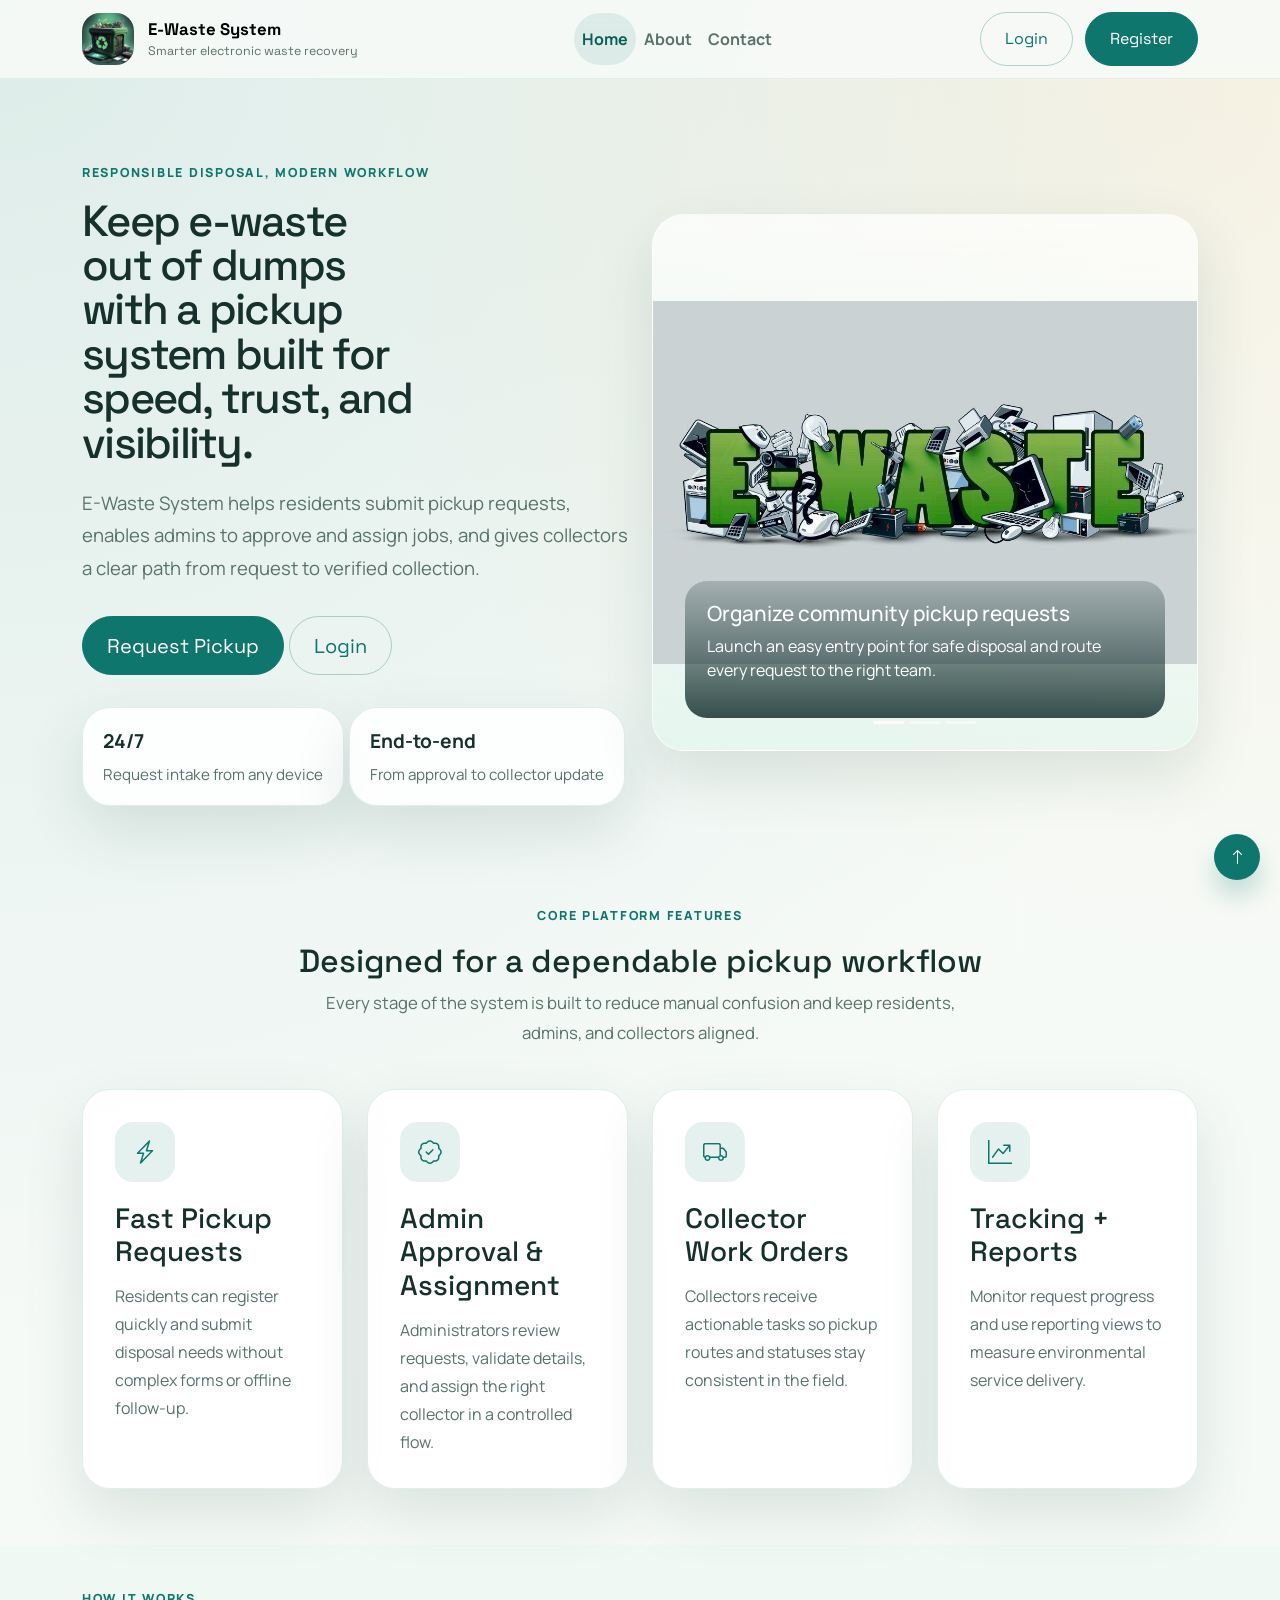
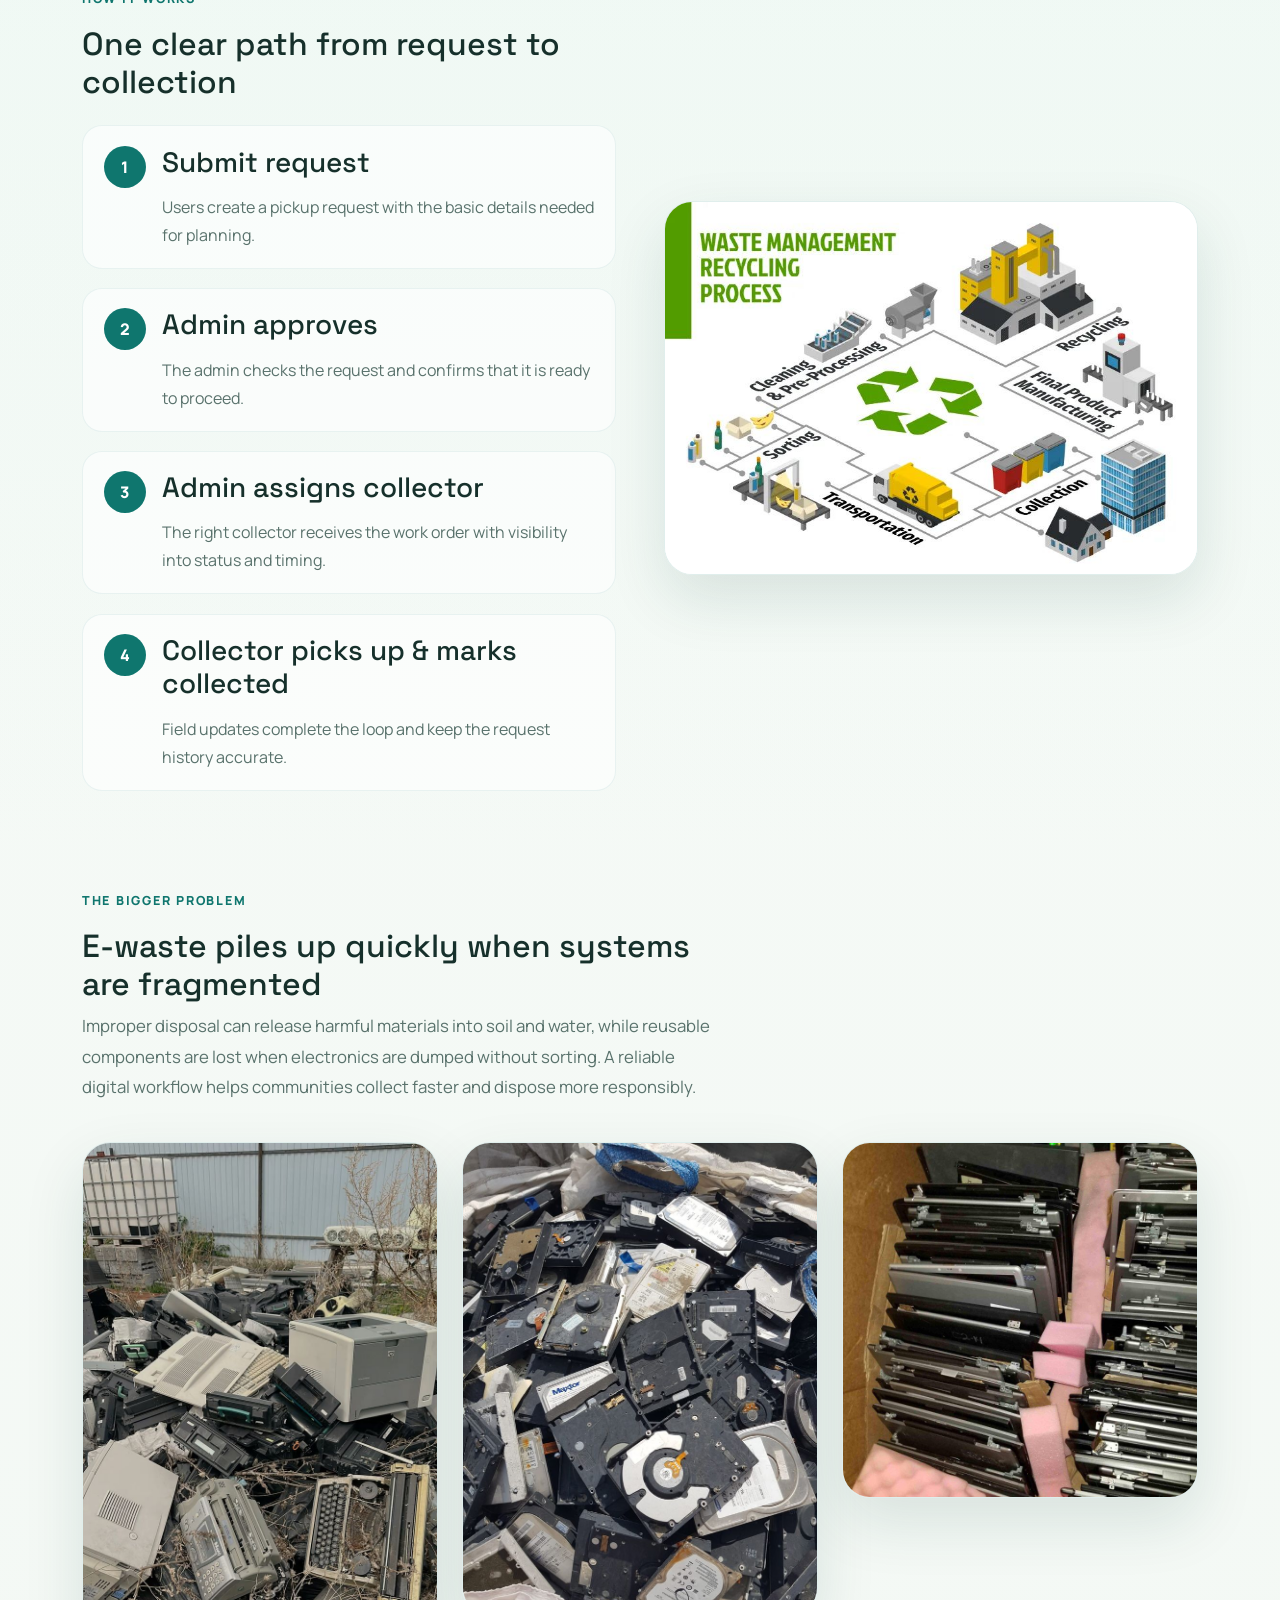
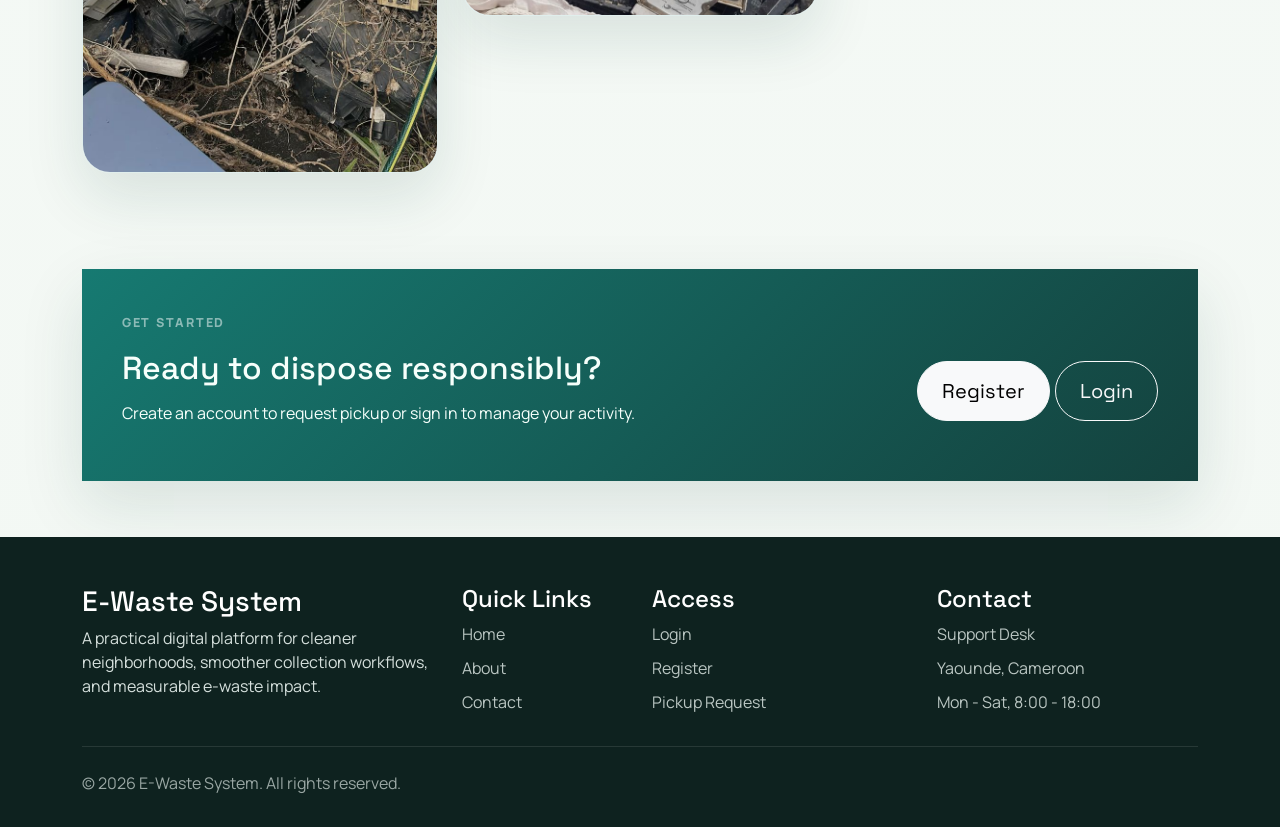
<file: public/index.html>
<!DOCTYPE html>
<html lang="en">
<head>
    <meta charset="UTF-8">
    <meta name="viewport" content="width=device-width, initial-scale=1.0">
    <title>Home | E-Waste System</title>
    <link rel="preconnect" href="https://cdn.jsdelivr.net">
    <link rel="preconnect" href="https://fonts.googleapis.com">
    <link rel="preconnect" href="https://fonts.gstatic.com" crossorigin>
    <link href="https://cdn.jsdelivr.net/npm/bootstrap@5.3.3/dist/css/bootstrap.min.css" rel="stylesheet">
    <link rel="stylesheet" href="https://cdn.jsdelivr.net/npm/bootstrap-icons@1.11.3/font/bootstrap-icons.min.css">
    <link rel="stylesheet" href="./assets/css/landing.css">
</head>
<body id="top">
    <nav class="navbar navbar-expand-lg sticky-top landing-navbar">
        <div class="container">
            <a class="navbar-brand brand-lockup" href="./index.html">
                <span class="brand-logo"><img src="assets/img/logo.jpg" alt="E-Waste System logo"></span>
                <span>
                    <span class="brand-title">E-Waste System</span>
                    <span class="brand-subtitle">Smarter electronic waste recovery</span>
                </span>
            </a>
            <button class="navbar-toggler" type="button" data-bs-toggle="collapse" data-bs-target="#mainNav" aria-controls="mainNav" aria-expanded="false" aria-label="Toggle navigation">
                <span class="navbar-toggler-icon"></span>
            </button>
            <div class="collapse navbar-collapse" id="mainNav">
                <ul class="navbar-nav mx-auto mb-3 mb-lg-0">
                    <li class="nav-item"><a class="nav-link active" aria-current="page" href="./index.html">Home</a></li>
                    <li class="nav-item"><a class="nav-link" href="./about.html">About</a></li>
                    <li class="nav-item"><a class="nav-link" href="./contact.html">Contact</a></li>
                </ul>
                <div class="nav-actions">
                    <a class="btn btn-outline-success" href="./login.html">Login</a>
                    <a class="btn btn-success" href="./register.html">Register</a>
                </div>
            </div>
        </div>
    </nav>

    <main>
        <section class="hero-section">
            <div class="container">
                <div class="row align-items-center g-4">
                    <div class="col-lg-6">
                        <span class="section-kicker hero-kicker">Responsible disposal, modern workflow</span>
                        <h1 class="hero-title">Keep e-waste out of dumps with a pickup system built for speed, trust, and visibility.</h1>
                        <p class="hero-subtitle">E-Waste System helps residents submit pickup requests, enables admins to approve and assign jobs, and gives collectors a clear path from request to verified collection.</p>
                        <div class="hero-actions">
                            <a class="btn btn-success btn-lg" href="./register.html">Request Pickup</a>
                            <a class="btn btn-outline-success btn-lg" href="./login.html">Login</a>
                        </div>
                        <div class="hero-metrics">
                            <div class="metric-card"><strong>24/7</strong><span>Request intake from any device</span></div>
                            <div class="metric-card"><strong>End-to-end</strong><span>From approval to collector update</span></div>
                        </div>
                    </div>
                    <div class="col-lg-6">
                        <div class="hero-media">
                            <div id="heroCarousel" class="carousel slide hero-carousel shadow-soft" data-bs-ride="carousel">
                                <div class="carousel-indicators">
                                    <button type="button" data-bs-target="#heroCarousel" data-bs-slide-to="0" class="active" aria-current="true" aria-label="Slide 1"></button>
                                    <button type="button" data-bs-target="#heroCarousel" data-bs-slide-to="1" aria-label="Slide 2"></button>
                                    <button type="button" data-bs-target="#heroCarousel" data-bs-slide-to="2" aria-label="Slide 3"></button>
                                </div>
                                <div class="carousel-inner">
                                    <div class="carousel-item active">
                                        <img src="assets/img/hero-ewaste.jpg" class="d-block w-100" alt="Electronic waste collection overview">
                                        <div class="carousel-caption">
                                            <h5>Organize community pickup requests</h5>
                                            <p>Launch an easy entry point for safe disposal and route every request to the right team.</p>
                                        </div>
                                    </div>
                                    <div class="carousel-item">
                                        <img src="assets/img/ewaste-bin.jpg" class="d-block w-100" alt="Collection equipment and e-waste bins">
                                        <div class="carousel-caption">
                                            <h5>Equip collectors with clear work orders</h5>
                                            <p>Assignments stay visible so nothing slips through the cracks.</p>
                                        </div>
                                    </div>
                                    <div class="carousel-item">
                                        <img src="assets/img/eco-tech.jpg" class="d-block w-100" alt="Eco-technology visualization">
                                        <div class="carousel-caption">
                                            <h5>Pair sustainability with technology</h5>
                                            <p>Use tracking and reporting to turn pickup operations into measurable impact.</p>
                                        </div>
                                    </div>
                                </div>
                                <button class="carousel-control-prev" type="button" data-bs-target="#heroCarousel" data-bs-slide="prev"><span class="carousel-control-prev-icon" aria-hidden="true"></span><span class="visually-hidden">Previous</span></button>
                                <button class="carousel-control-next" type="button" data-bs-target="#heroCarousel" data-bs-slide="next"><span class="carousel-control-next-icon" aria-hidden="true"></span><span class="visually-hidden">Next</span></button>
                            </div>
                        </div>
                    </div>
                </div>
            </div>
        </section>

        <section class="content-section">
            <div class="container">
                <div class="section-heading text-center">
                    <span class="section-kicker">Core platform features</span>
                    <h2>Designed for a dependable pickup workflow</h2>
                    <p class="section-copy narrow-copy">Every stage of the system is built to reduce manual confusion and keep residents, admins, and collectors aligned.</p>
                </div>
                <div class="row g-4">
                    <div class="col-md-6 col-xl-3"><article class="feature-card reveal-card"><span class="feature-icon"><i class="bi bi-lightning-charge"></i></span><h3>Fast Pickup Requests</h3><p>Residents can register quickly and submit disposal needs without complex forms or offline follow-up.</p></article></div>
                    <div class="col-md-6 col-xl-3"><article class="feature-card reveal-card"><span class="feature-icon"><i class="bi bi-patch-check"></i></span><h3>Admin Approval &amp; Assignment</h3><p>Administrators review requests, validate details, and assign the right collector in a controlled flow.</p></article></div>
                    <div class="col-md-6 col-xl-3"><article class="feature-card reveal-card"><span class="feature-icon"><i class="bi bi-truck"></i></span><h3>Collector Work Orders</h3><p>Collectors receive actionable tasks so pickup routes and statuses stay consistent in the field.</p></article></div>
                    <div class="col-md-6 col-xl-3"><article class="feature-card reveal-card"><span class="feature-icon"><i class="bi bi-graph-up-arrow"></i></span><h3>Tracking + Reports</h3><p>Monitor request progress and use reporting views to measure environmental service delivery.</p></article></div>
                </div>
            </div>
        </section>

        <section class="content-section section-soft">
            <div class="container">
                <div class="row align-items-center g-5">
                    <div class="col-lg-6">
                        <span class="section-kicker">How it works</span>
                        <h2>One clear path from request to collection</h2>
                        <div class="timeline-stack">
                            <div class="timeline-item"><span class="timeline-step">1</span><div><h3>Submit request</h3><p>Users create a pickup request with the basic details needed for planning.</p></div></div>
                            <div class="timeline-item"><span class="timeline-step">2</span><div><h3>Admin approves</h3><p>The admin checks the request and confirms that it is ready to proceed.</p></div></div>
                            <div class="timeline-item"><span class="timeline-step">3</span><div><h3>Admin assigns collector</h3><p>The right collector receives the work order with visibility into status and timing.</p></div></div>
                            <div class="timeline-item"><span class="timeline-step">4</span><div><h3>Collector picks up &amp; marks collected</h3><p>Field updates complete the loop and keep the request history accurate.</p></div></div>
                        </div>
                    </div>
                    <div class="col-lg-6"><div class="media-shell shadow-soft"><img src="assets/img/recycling-process.jpg" alt="Recycling process illustration" class="section-image"></div></div>
                </div>
            </div>
        </section>

        <section class="content-section">
            <div class="container">
                <div class="row align-items-end justify-content-between g-4 mb-4">
                    <div class="col-lg-7">
                        <span class="section-kicker">The bigger problem</span>
                        <h2>E-waste piles up quickly when systems are fragmented</h2>
                        <p class="section-copy">Improper disposal can release harmful materials into soil and water, while reusable components are lost when electronics are dumped without sorting. A reliable digital workflow helps communities collect faster and dispose more responsibly.</p>
                    </div>
                </div>
                <div class="row g-4">
                    <div class="col-md-4"><div class="gallery-card"><img src="assets/img/ewaste-yard-1.jpg" alt="E-waste yard view" class="section-image"></div></div>
                    <div class="col-md-4"><div class="gallery-card"><img src="assets/img/ewaste-yard-2.jpg" alt="Recycling queue snapshot" class="section-image"></div></div>
                    <div class="col-md-4"><div class="gallery-card"><img src="assets/img/ewaste-yard-3.jpg" alt="Recovery site" class="section-image"></div></div>
                </div>
            </div>
        </section>

        <section class="content-section">
            <div class="container">
                <div class="cta-banner shadow-soft">
                    <div>
                        <span class="section-kicker text-white-50">Get started</span>
                        <h2>Ready to dispose responsibly?</h2>
                        <p>Create an account to request pickup or sign in to manage your activity.</p>
                    </div>
                    <div class="hero-actions">
                        <a class="btn btn-light btn-lg" href="./register.html">Register</a>
                        <a class="btn btn-outline-light btn-lg" href="./login.html">Login</a>
                    </div>
                </div>
            </div>
        </section>
    </main>

    <footer class="site-footer">
        <div class="container">
            <div class="row g-4">
                <div class="col-lg-4"><h3>E-Waste System</h3><p>A practical digital platform for cleaner neighborhoods, smoother collection workflows, and measurable e-waste impact.</p></div>
                <div class="col-6 col-lg-2"><h4>Quick Links</h4><ul class="footer-links"><li><a href="./index.html">Home</a></li><li><a href="./about.html">About</a></li><li><a href="./contact.html">Contact</a></li></ul></div>
                <div class="col-6 col-lg-3"><h4>Access</h4><ul class="footer-links"><li><a href="./login.html">Login</a></li><li><a href="./register.html">Register</a></li><li><a href="./request.html">Pickup Request</a></li></ul></div>
                <div class="col-lg-3"><h4>Contact</h4><ul class="footer-links"><li><a href="./contact.html">Support Desk</a></li><li><span>Yaounde, Cameroon</span></li><li><span>Mon - Sat, 8:00 - 18:00</span></li></ul></div>
            </div>
            <div class="footer-bottom"><span>&copy; 2026 E-Waste System. All rights reserved.</span></div>
        </div>
    </footer>

    <a class="back-to-top" href="#top" aria-label="Back to top"><i class="bi bi-arrow-up"></i></a>

    <script src="https://cdn.jsdelivr.net/npm/bootstrap@5.3.3/dist/js/bootstrap.bundle.min.js"></script>
</body>
</html>
</file>
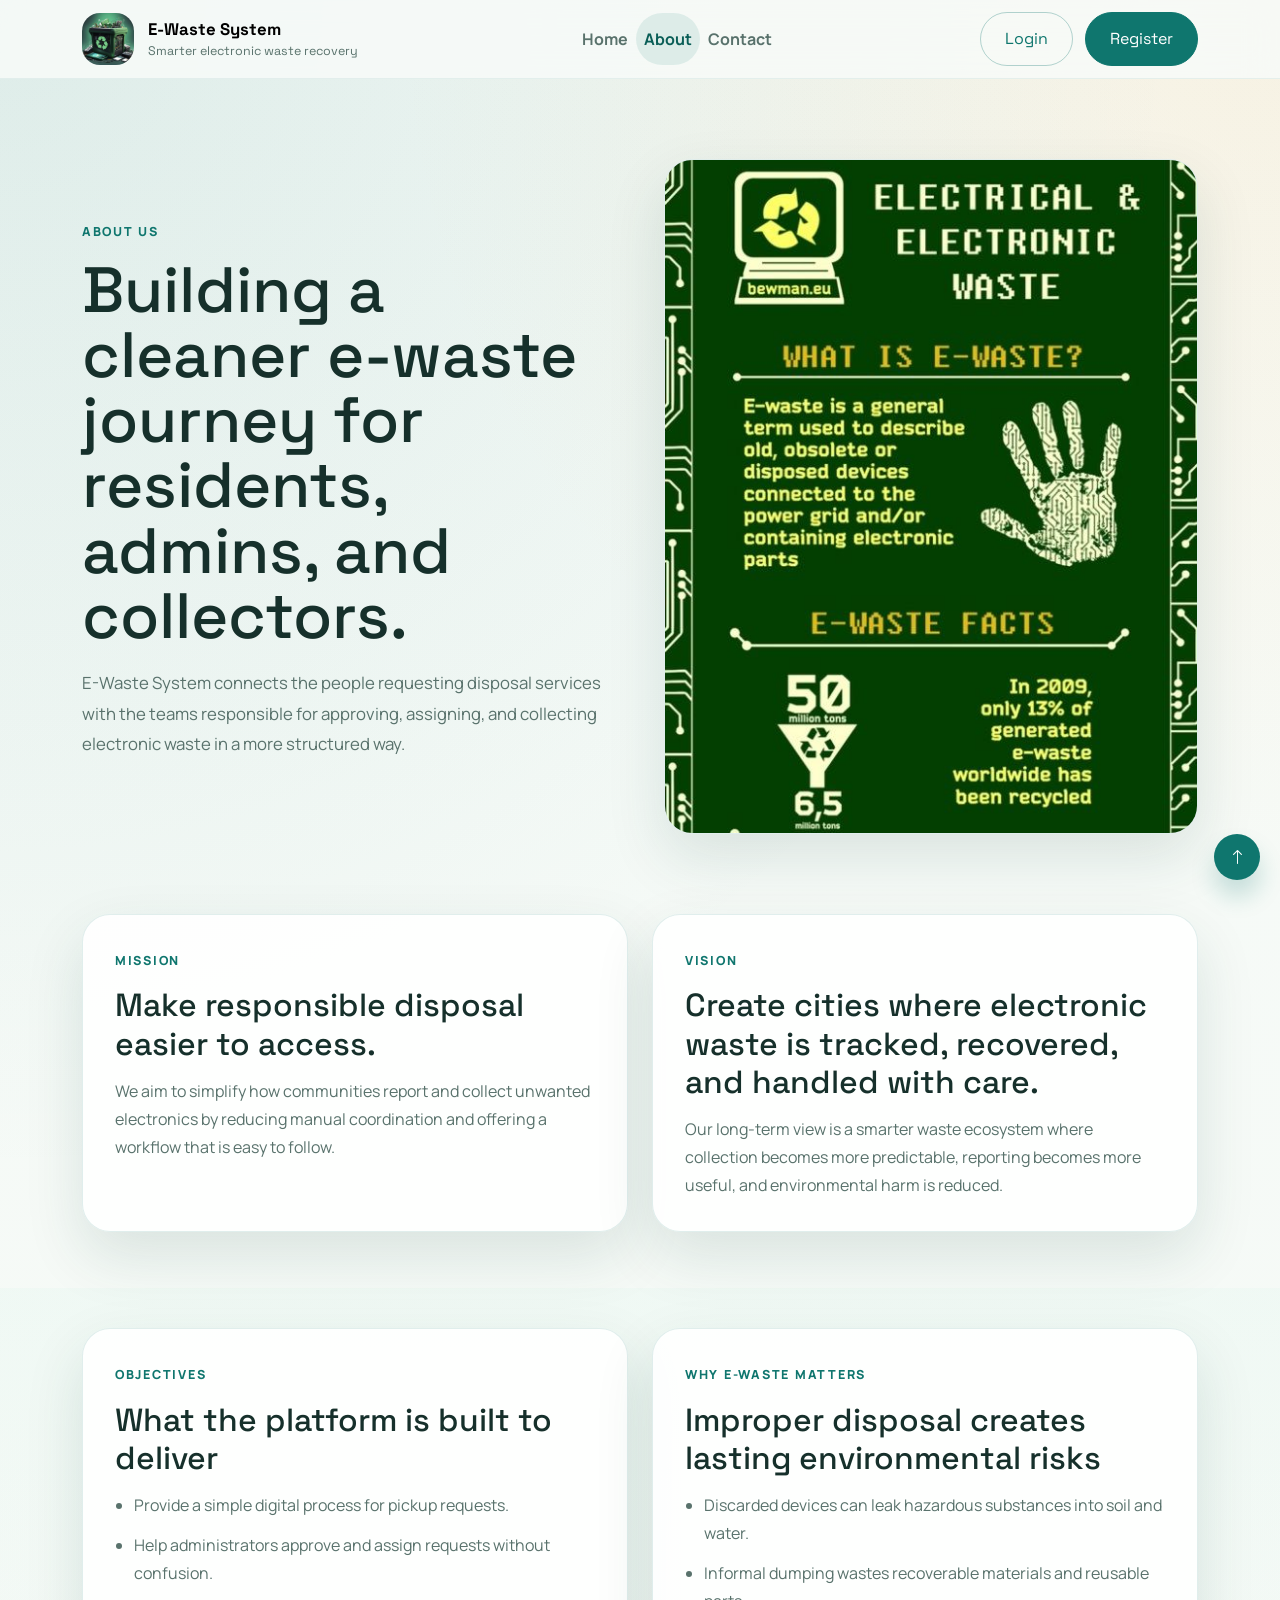
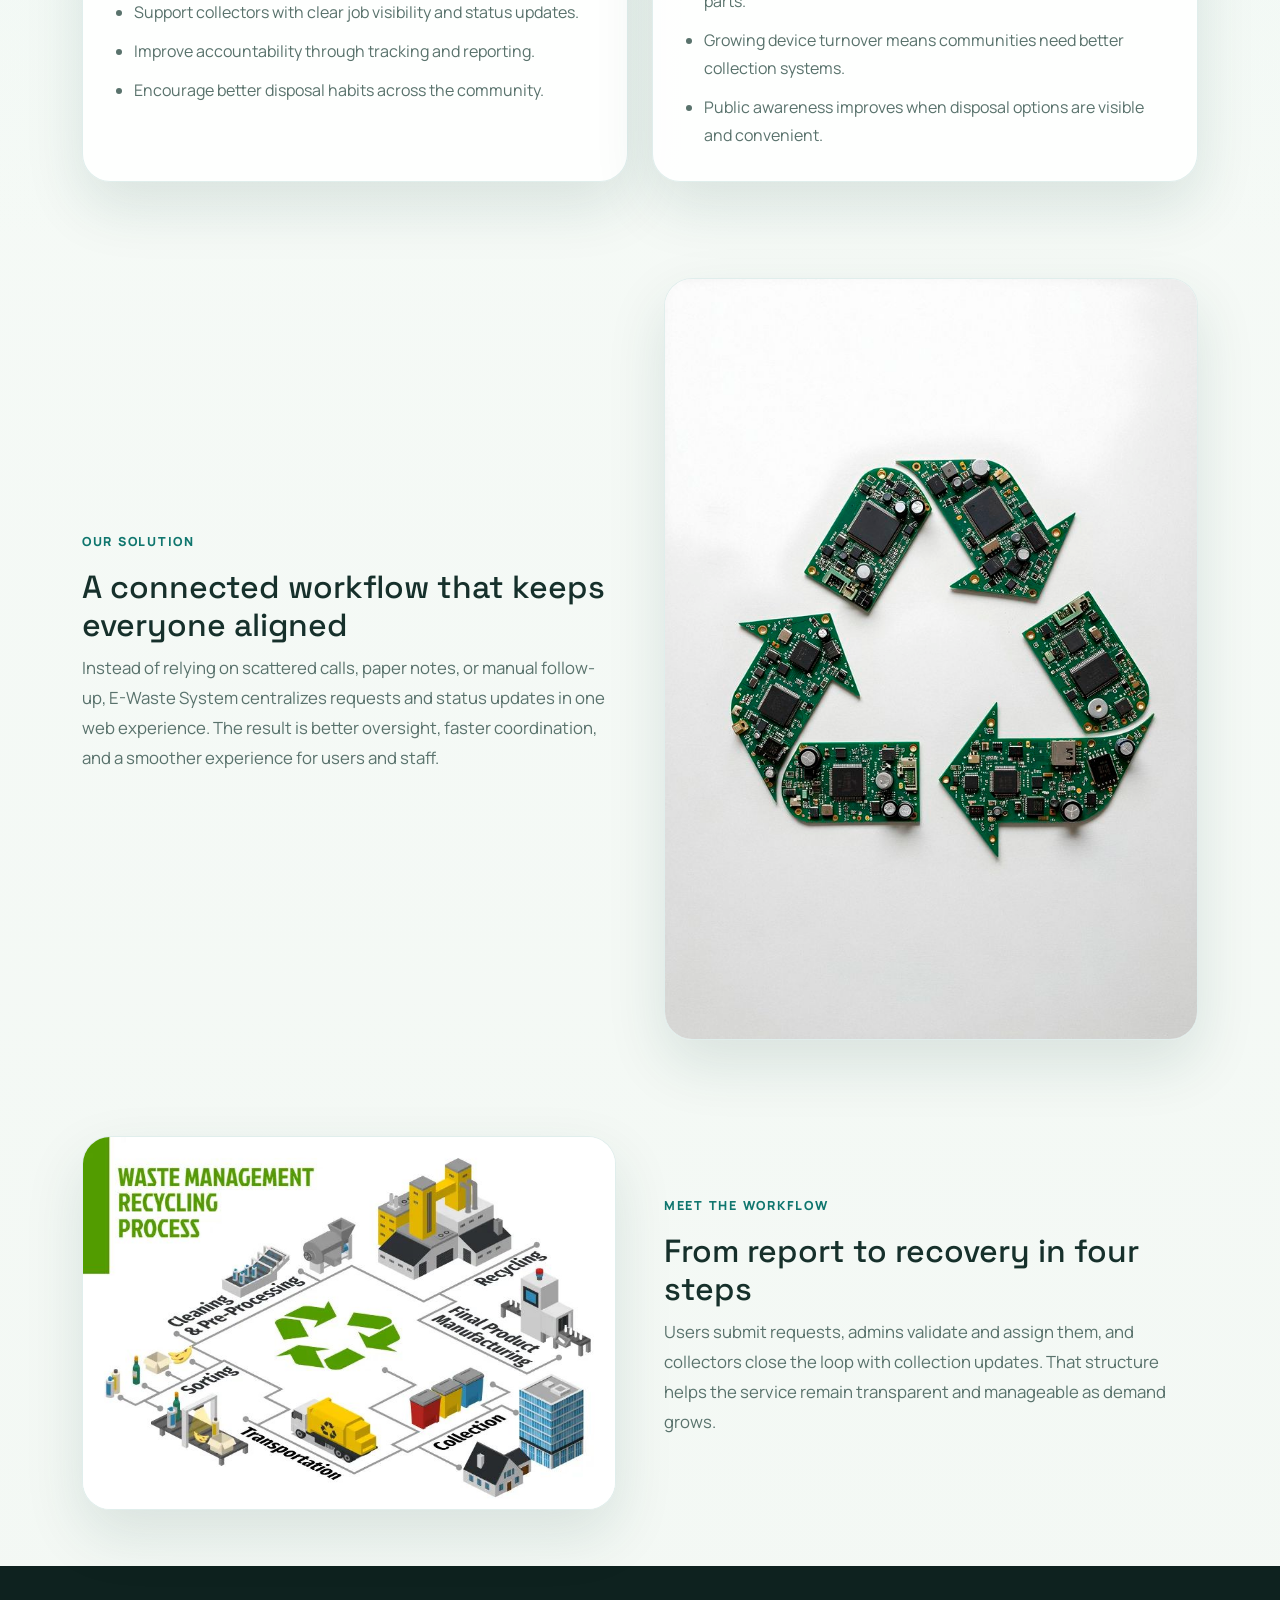
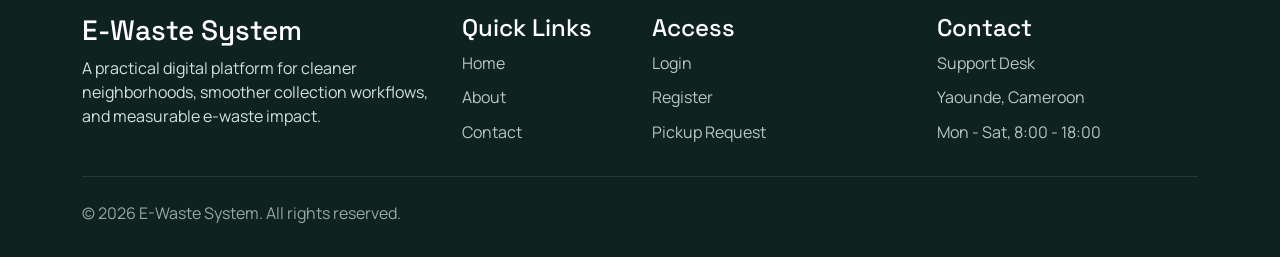
<file: public/about.html>
<!DOCTYPE html>
<html lang="en">
<head>
    <meta charset="UTF-8">
    <meta name="viewport" content="width=device-width, initial-scale=1.0">
    <title>About | E-Waste System</title>
    <link rel="preconnect" href="https://cdn.jsdelivr.net">
    <link rel="preconnect" href="https://fonts.googleapis.com">
    <link rel="preconnect" href="https://fonts.gstatic.com" crossorigin>
    <link href="https://cdn.jsdelivr.net/npm/bootstrap@5.3.3/dist/css/bootstrap.min.css" rel="stylesheet">
    <link rel="stylesheet" href="https://cdn.jsdelivr.net/npm/bootstrap-icons@1.11.3/font/bootstrap-icons.min.css">
    <link rel="stylesheet" href="./assets/css/landing.css">
</head>
<body id="top">
    <nav class="navbar navbar-expand-lg sticky-top landing-navbar">
        <div class="container">
            <a class="navbar-brand brand-lockup" href="./index.html">
                <span class="brand-logo"><img src="assets/img/logo.jpg" alt="E-Waste System logo"></span>
                <span><span class="brand-title">E-Waste System</span><span class="brand-subtitle">Smarter electronic waste recovery</span></span>
            </a>
            <button class="navbar-toggler" type="button" data-bs-toggle="collapse" data-bs-target="#mainNav" aria-controls="mainNav" aria-expanded="false" aria-label="Toggle navigation"><span class="navbar-toggler-icon"></span></button>
            <div class="collapse navbar-collapse" id="mainNav">
                <ul class="navbar-nav mx-auto mb-3 mb-lg-0">
                    <li class="nav-item"><a class="nav-link" href="./index.html">Home</a></li>
                    <li class="nav-item"><a class="nav-link active" aria-current="page" href="./about.html">About</a></li>
                    <li class="nav-item"><a class="nav-link" href="./contact.html">Contact</a></li>
                </ul>
                <div class="nav-actions"><a class="btn btn-outline-success" href="./login.html">Login</a><a class="btn btn-success" href="./register.html">Register</a></div>
            </div>
        </div>
    </nav>

    <main>
        <section class="page-hero">
            <div class="container">
                <div class="row align-items-center g-5">
                    <div class="col-lg-6">
                        <span class="section-kicker">About us</span>
                        <h1 class="display-title">Building a cleaner e-waste journey for residents, admins, and collectors.</h1>
                        <p class="section-copy">E-Waste System connects the people requesting disposal services with the teams responsible for approving, assigning, and collecting electronic waste in a more structured way.</p>
                    </div>
                    <div class="col-lg-6"><div class="media-shell shadow-soft"><img src="assets/img/about-banner.jpg" alt="About E-Waste System" class="section-image"></div></div>
                </div>
            </div>
        </section>

        <section class="content-section">
            <div class="container">
                <div class="row g-4">
                    <div class="col-lg-6"><article class="info-card h-100"><span class="section-kicker">Mission</span><h2>Make responsible disposal easier to access.</h2><p>We aim to simplify how communities report and collect unwanted electronics by reducing manual coordination and offering a workflow that is easy to follow.</p></article></div>
                    <div class="col-lg-6"><article class="info-card h-100"><span class="section-kicker">Vision</span><h2>Create cities where electronic waste is tracked, recovered, and handled with care.</h2><p>Our long-term view is a smarter waste ecosystem where collection becomes more predictable, reporting becomes more useful, and environmental harm is reduced.</p></article></div>
                </div>
            </div>
        </section>

        <section class="content-section section-soft">
            <div class="container">
                <div class="row g-4">
                    <div class="col-lg-6"><article class="info-card h-100"><span class="section-kicker">Objectives</span><h2>What the platform is built to deliver</h2><ul class="bullet-list"><li>Provide a simple digital process for pickup requests.</li><li>Help administrators approve and assign requests without confusion.</li><li>Support collectors with clear job visibility and status updates.</li><li>Improve accountability through tracking and reporting.</li><li>Encourage better disposal habits across the community.</li></ul></article></div>
                    <div class="col-lg-6"><article class="info-card h-100"><span class="section-kicker">Why e-waste matters</span><h2>Improper disposal creates lasting environmental risks</h2><ul class="bullet-list"><li>Discarded devices can leak hazardous substances into soil and water.</li><li>Informal dumping wastes recoverable materials and reusable parts.</li><li>Growing device turnover means communities need better collection systems.</li><li>Public awareness improves when disposal options are visible and convenient.</li></ul></article></div>
                </div>
            </div>
        </section>

        <section class="content-section">
            <div class="container">
                <div class="row align-items-center g-5">
                    <div class="col-lg-6"><span class="section-kicker">Our solution</span><h2>A connected workflow that keeps everyone aligned</h2><p class="section-copy">Instead of relying on scattered calls, paper notes, or manual follow-up, E-Waste System centralizes requests and status updates in one web experience. The result is better oversight, faster coordination, and a smoother experience for users and staff.</p></div>
                    <div class="col-lg-6"><div class="media-shell shadow-soft"><img src="assets/img/hero-dashboard.jpg" alt="Dashboard preview" class="section-image"></div></div>
                </div>
            </div>
        </section>

        <section class="content-section">
            <div class="container">
                <div class="row align-items-center g-5">
                    <div class="col-lg-6 order-lg-2"><span class="section-kicker">Meet the workflow</span><h2>From report to recovery in four steps</h2><p class="section-copy">Users submit requests, admins validate and assign them, and collectors close the loop with collection updates. That structure helps the service remain transparent and manageable as demand grows.</p></div>
                    <div class="col-lg-6 order-lg-1"><div class="media-shell shadow-soft"><img src="assets/img/recycling-process.jpg" alt="Recycling process workflow" class="section-image"></div></div>
                </div>
            </div>
        </section>
    </main>

    <footer class="site-footer">
        <div class="container">
            <div class="row g-4">
                <div class="col-lg-4"><h3>E-Waste System</h3><p>A practical digital platform for cleaner neighborhoods, smoother collection workflows, and measurable e-waste impact.</p></div>
                <div class="col-6 col-lg-2"><h4>Quick Links</h4><ul class="footer-links"><li><a href="./index.html">Home</a></li><li><a href="./about.html">About</a></li><li><a href="./contact.html">Contact</a></li></ul></div>
                <div class="col-6 col-lg-3"><h4>Access</h4><ul class="footer-links"><li><a href="./login.html">Login</a></li><li><a href="./register.html">Register</a></li><li><a href="./request.html">Pickup Request</a></li></ul></div>
                <div class="col-lg-3"><h4>Contact</h4><ul class="footer-links"><li><a href="./contact.html">Support Desk</a></li><li><span>Yaounde, Cameroon</span></li><li><span>Mon - Sat, 8:00 - 18:00</span></li></ul></div>
            </div>
            <div class="footer-bottom"><span>&copy; 2026 E-Waste System. All rights reserved.</span></div>
        </div>
    </footer>

    <a class="back-to-top" href="#top" aria-label="Back to top"><i class="bi bi-arrow-up"></i></a>
    <script src="https://cdn.jsdelivr.net/npm/bootstrap@5.3.3/dist/js/bootstrap.bundle.min.js"></script>
</body>
</html>
</file>
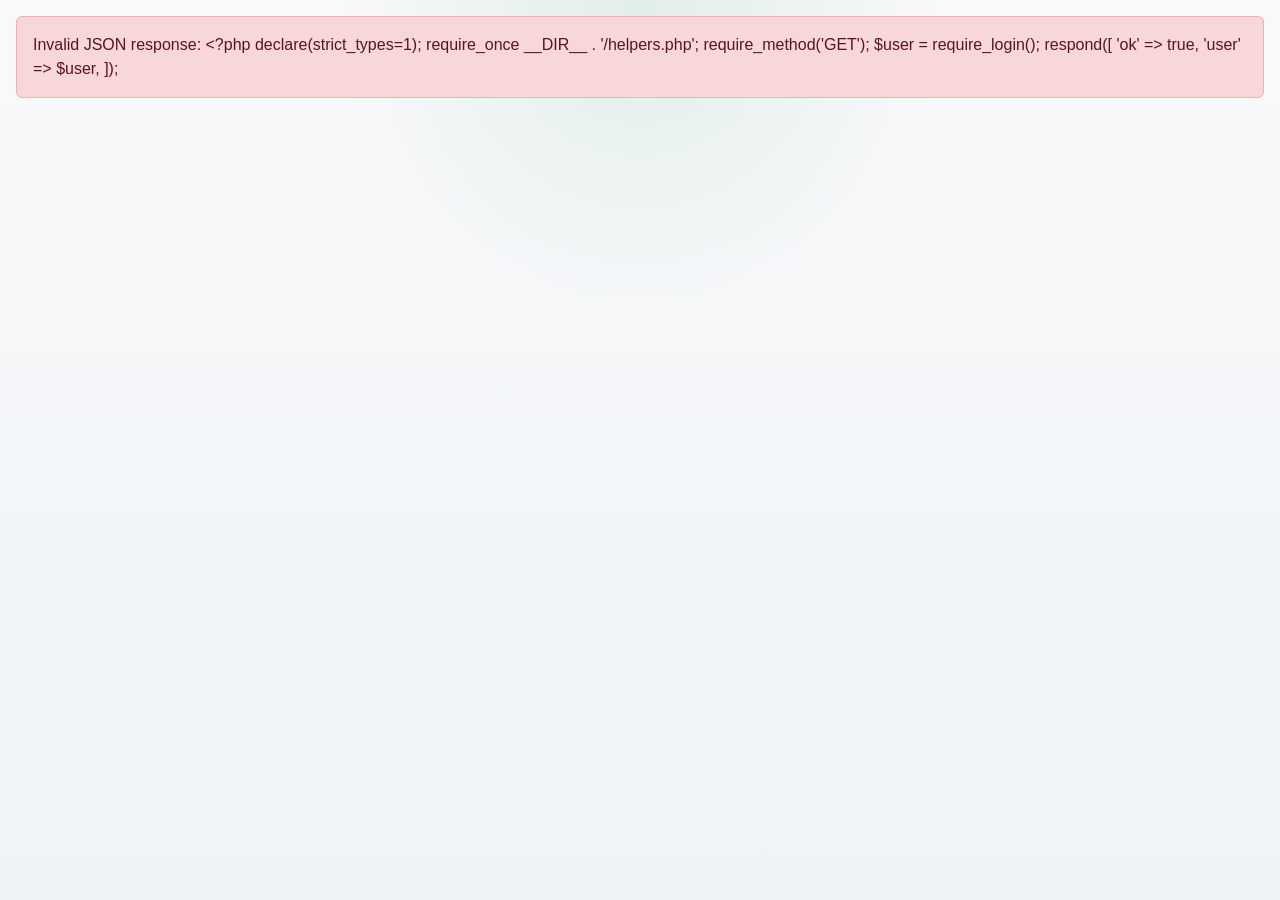
<file: public/admin.html>
<!DOCTYPE html>
<html lang="en">
<head>
    <meta charset="UTF-8">
    <meta name="viewport" content="width=device-width, initial-scale=1.0">
    <title>Admin Dashboard | E-Waste System</title>
    <link rel="preconnect" href="https://cdn.jsdelivr.net">
    <link href="https://cdn.jsdelivr.net/npm/bootstrap@5.3.3/dist/css/bootstrap.min.css" rel="stylesheet">
    <link rel="stylesheet" href="https://cdn.jsdelivr.net/npm/bootstrap-icons@1.11.3/font/bootstrap-icons.min.css">
    <link rel="stylesheet" href="./assets/css/app.css">
</head>
<body>
    <div id="app"></div>

    <script src="./assets/js/api.js"></script>
    <script src="./assets/js/layout.js"></script>
    <script src="https://cdn.jsdelivr.net/npm/bootstrap@5.3.3/dist/js/bootstrap.bundle.min.js"></script>
    <script src="./assets/js/admin.js"></script>
</body>
</html>
</file>
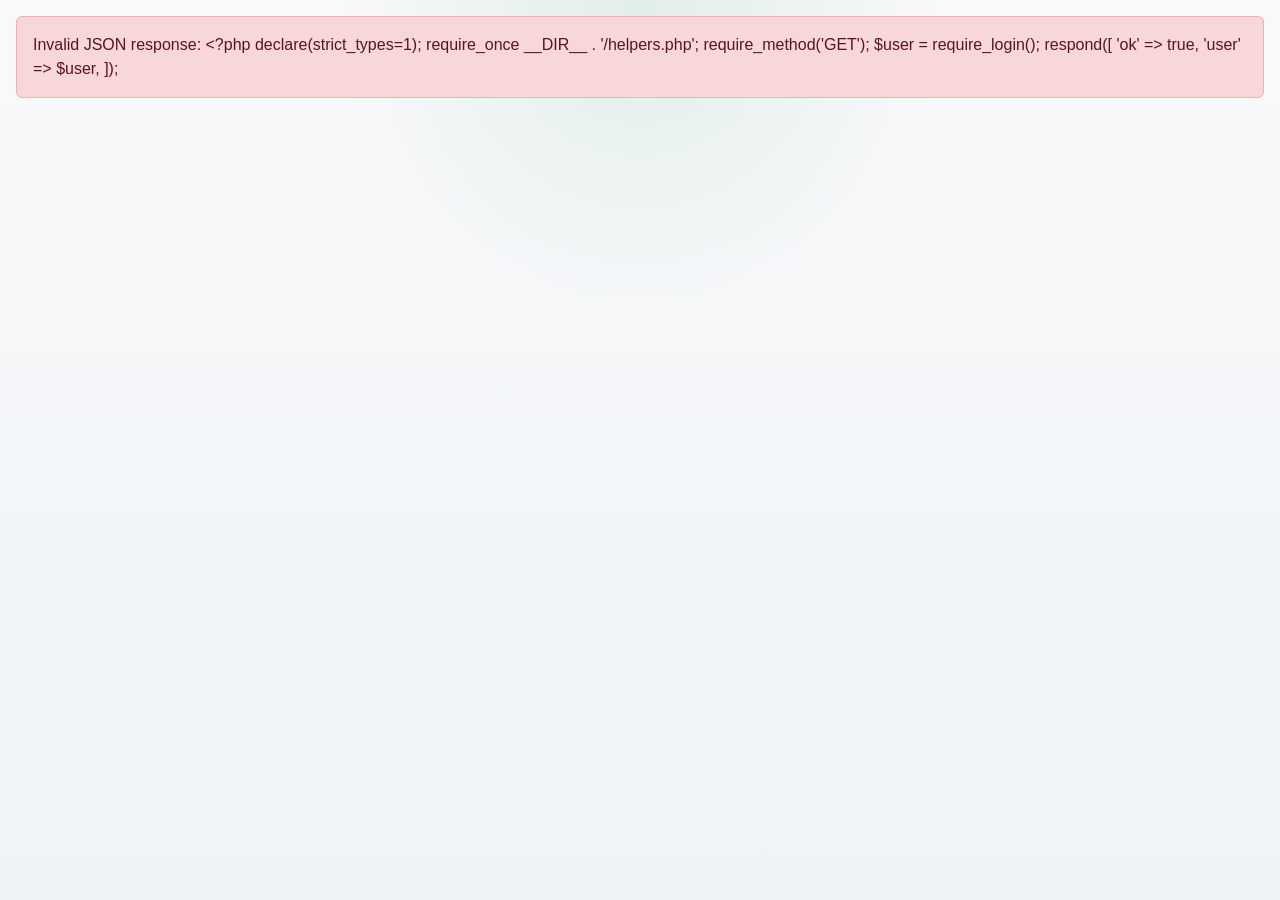
<file: public/collector.html>
<!DOCTYPE html>
<html lang="en">
<head>
    <meta charset="UTF-8">
    <meta name="viewport" content="width=device-width, initial-scale=1.0">
    <title>Collector Dashboard | E-Waste System</title>
    <link rel="preconnect" href="https://cdn.jsdelivr.net">
    <link href="https://cdn.jsdelivr.net/npm/bootstrap@5.3.3/dist/css/bootstrap.min.css" rel="stylesheet">
    <link rel="stylesheet" href="https://cdn.jsdelivr.net/npm/bootstrap-icons@1.11.3/font/bootstrap-icons.min.css">
    <link rel="stylesheet" href="./assets/css/app.css">
</head>
<body>
    <div id="app"></div>

    <script src="./assets/js/api.js"></script>
    <script src="./assets/js/layout.js"></script>
    <script src="https://cdn.jsdelivr.net/npm/bootstrap@5.3.3/dist/js/bootstrap.bundle.min.js"></script>
    <script src="./assets/js/collector.js"></script>
</body>
</html>
</file>
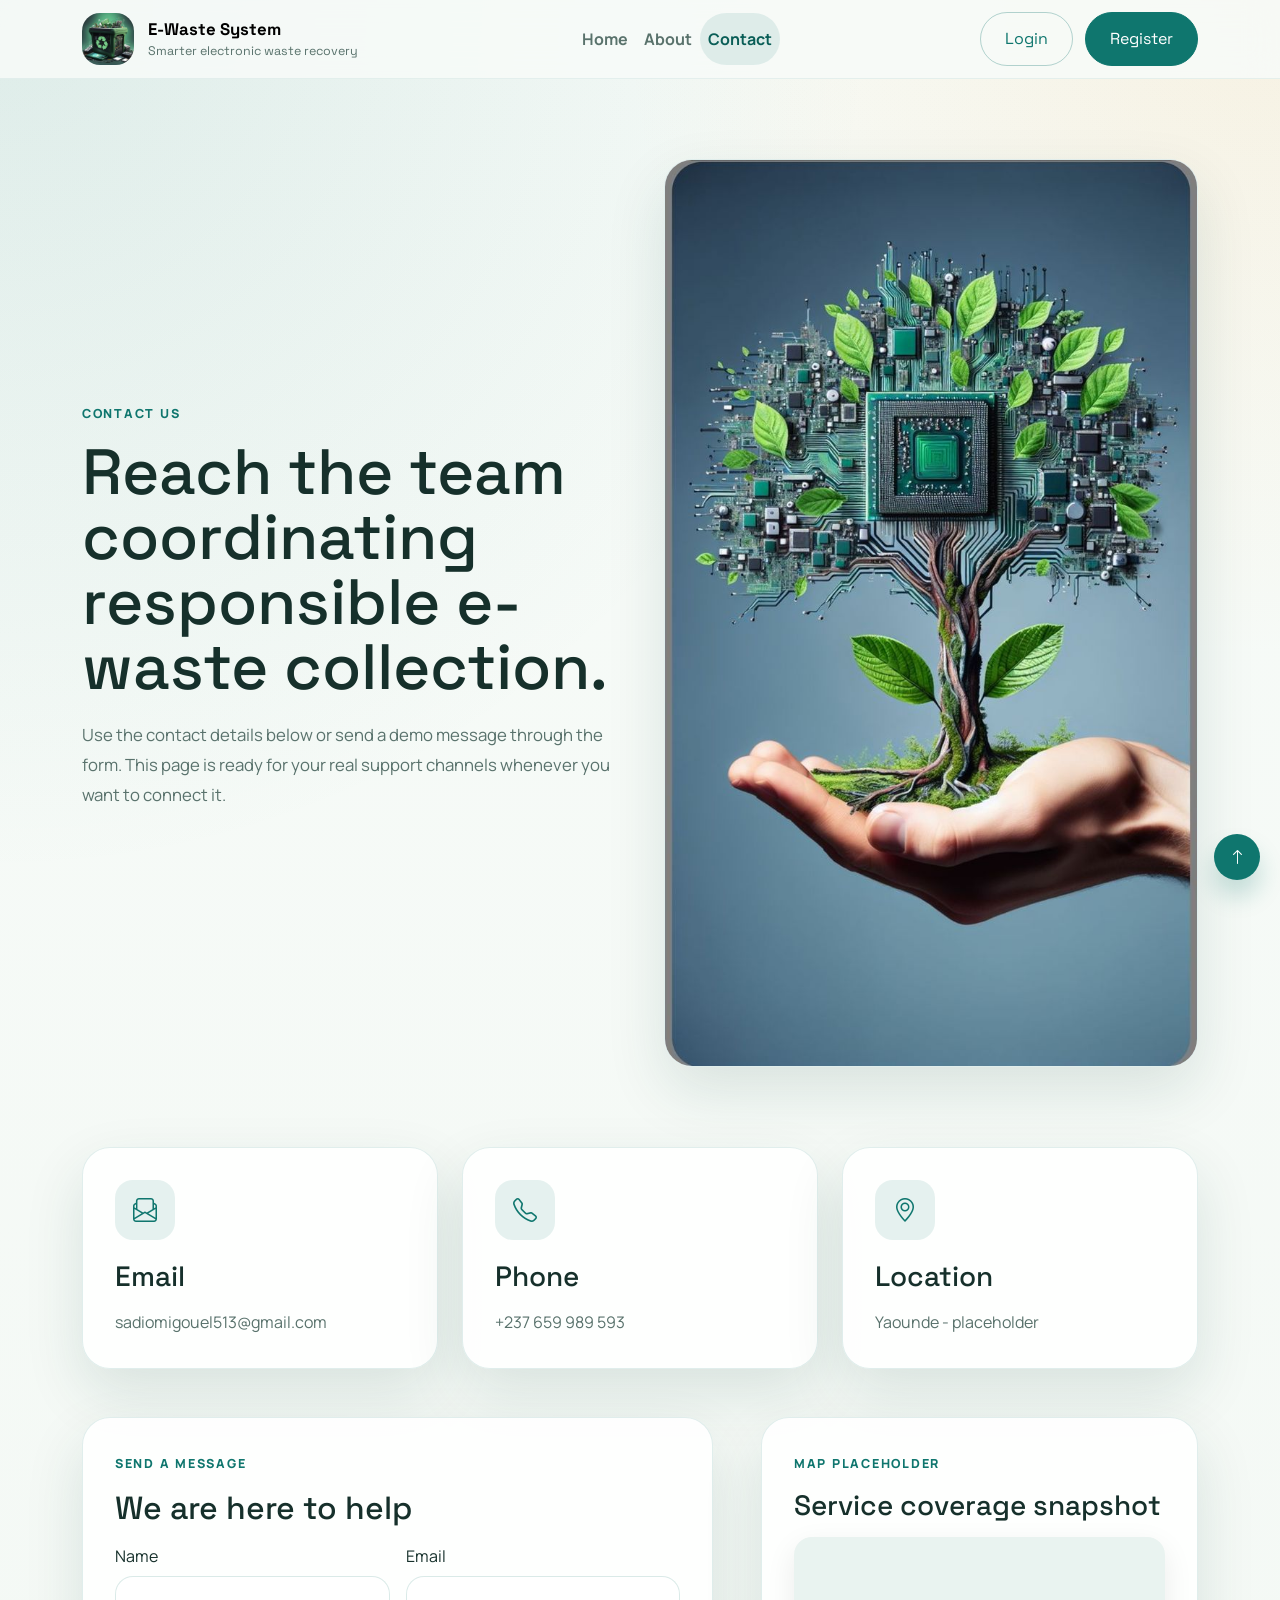
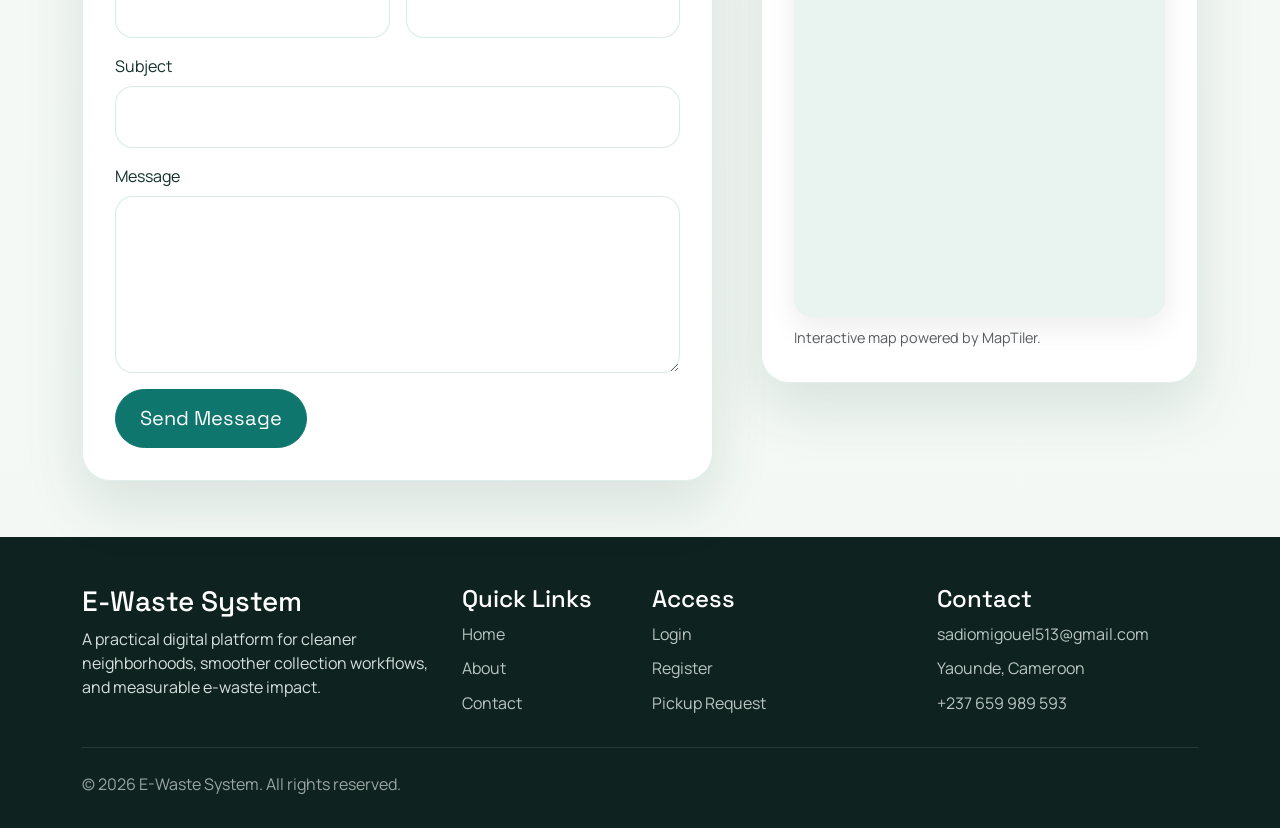
<file: public/contact.html>
<!DOCTYPE html>
<html lang="en">
<head>
    <meta charset="UTF-8">
    <meta name="viewport" content="width=device-width, initial-scale=1.0">
    <title>Contact | E-Waste System</title>
    <link rel="preconnect" href="https://cdn.jsdelivr.net">
    <link rel="preconnect" href="https://fonts.googleapis.com">
    <link rel="preconnect" href="https://fonts.gstatic.com" crossorigin>
    <link href="https://cdn.jsdelivr.net/npm/bootstrap@5.3.3/dist/css/bootstrap.min.css" rel="stylesheet">
    <link rel="stylesheet" href="https://cdn.jsdelivr.net/npm/bootstrap-icons@1.11.3/font/bootstrap-icons.min.css">
    <link rel="stylesheet" href="./assets/css/landing.css">
</head>
<body id="top">
    <nav class="navbar navbar-expand-lg sticky-top landing-navbar">
        <div class="container">
            <a class="navbar-brand brand-lockup" href="./index.html">
                <span class="brand-logo"><img src="assets/img/logo.jpg" alt="E-Waste System logo"></span>
                <span><span class="brand-title">E-Waste System</span><span class="brand-subtitle">Smarter electronic waste recovery</span></span>
            </a>
            <button class="navbar-toggler" type="button" data-bs-toggle="collapse" data-bs-target="#mainNav" aria-controls="mainNav" aria-expanded="false" aria-label="Toggle navigation"><span class="navbar-toggler-icon"></span></button>
            <div class="collapse navbar-collapse" id="mainNav">
                <ul class="navbar-nav mx-auto mb-3 mb-lg-0">
                    <li class="nav-item"><a class="nav-link" href="./index.html">Home</a></li>
                    <li class="nav-item"><a class="nav-link" href="./about.html">About</a></li>
                    <li class="nav-item"><a class="nav-link active" aria-current="page" href="./contact.html">Contact</a></li>
                </ul>
                <div class="nav-actions"><a class="btn btn-outline-success" href="./login.html">Login</a><a class="btn btn-success" href="./register.html">Register</a></div>
            </div>
        </div>
    </nav>

    <main>
        <section class="page-hero">
            <div class="container">
                <div class="row align-items-center g-5">
                    <div class="col-lg-6"><span class="section-kicker">Contact us</span><h1 class="display-title">Reach the team coordinating responsible e-waste collection.</h1><p class="section-copy">Use the contact details below or send a demo message through the form. This page is ready for your real support channels whenever you want to connect it.</p></div>
                    <div class="col-lg-6"><div class="media-shell shadow-soft"><img src="assets/img/eco-tech.jpg" alt="Eco technology contact banner" class="section-image"></div></div>
                </div>
            </div>
        </section>

        <section class="content-section">
            <div class="container">
                <div class="row g-4 mb-5">
                    <div class="col-md-4"><article class="feature-card h-100"><span class="feature-icon"><i class="bi bi-envelope-paper"></i></span><h3>Email</h3><p>sadiomigouel513@gmail.com</p></article></div>
                    <div class="col-md-4"><article class="feature-card h-100"><span class="feature-icon"><i class="bi bi-telephone"></i></span><h3>Phone</h3><p>+237 659 989 593</p></article></div>
                    <div class="col-md-4"><article class="feature-card h-100"><span class="feature-icon"><i class="bi bi-geo-alt"></i></span><h3>Location</h3><p>Yaounde - placeholder</p></article></div>
                </div>
                <div class="row g-5 align-items-start">
                    <div class="col-lg-7">
                        <div class="form-shell shadow-soft">
                            <span class="section-kicker">Send a message</span>
                            <h2>We are here to help</h2>
                            <div id="contactAlert" class="mb-3" aria-live="polite"></div>
                            <form id="contactForm" class="row g-3">
                                <div class="col-md-6"><label for="name" class="form-label">Name</label><input type="text" class="form-control form-control-lg" id="name" required></div>
                                <div class="col-md-6"><label for="email" class="form-label">Email</label><input type="email" class="form-control form-control-lg" id="email" required></div>
                                <div class="col-12"><label for="subject" class="form-label">Subject</label><input type="text" class="form-control form-control-lg" id="subject" required></div>
                                <div class="col-12"><label for="message" class="form-label">Message</label><textarea class="form-control" id="message" rows="6" required></textarea></div>
                                <div class="col-12"><button type="submit" class="btn btn-success btn-lg">Send Message</button></div>
                            </form>
                        </div>
                    </div>
                    <div class="col-lg-5">
                        <div class="map-card shadow-soft">
                            <span class="section-kicker">Map placeholder</span>
                            <h3>Service coverage snapshot</h3>
                            <div class="map-embed">
                              <iframe
                                src="https://api.maptiler.com/maps/streets-v4/?key=nxvtlISSRRw3uIYzTuyc#6.6/4.18237/12.11042"
                                title="Map location"
                                loading="lazy"
                                allowfullscreen
                                referrerpolicy="no-referrer-when-downgrade">
                              </iframe>
                            </div>
                            <p class="map-note text-muted mt-2 mb-0">Interactive map powered by MapTiler.</p>
                        </div>
                    </div>
                </div>
            </div>
        </section>
    </main>

    <footer class="site-footer">
        <div class="container">
            <div class="row g-4">
                <div class="col-lg-4"><h3>E-Waste System</h3><p>A practical digital platform for cleaner neighborhoods, smoother collection workflows, and measurable e-waste impact.</p></div>
                <div class="col-6 col-lg-2"><h4>Quick Links</h4><ul class="footer-links"><li><a href="./index.html">Home</a></li><li><a href="./about.html">About</a></li><li><a href="./contact.html">Contact</a></li></ul></div>
                <div class="col-6 col-lg-3"><h4>Access</h4><ul class="footer-links"><li><a href="./login.html">Login</a></li><li><a href="./register.html">Register</a></li><li><a href="./request.html">Pickup Request</a></li></ul></div>
                <div class="col-lg-3"><h4>Contact</h4><ul class="footer-links"><li><span>sadiomigouel513@gmail.com</span></li><li><span>Yaounde, Cameroon</span></li><li><span>+237 659 989 593</span></li></ul></div>
            </div>
            <div class="footer-bottom"><span>&copy; 2026 E-Waste System. All rights reserved.</span></div>
        </div>
    </footer>

    <a class="back-to-top" href="#top" aria-label="Back to top"><i class="bi bi-arrow-up"></i></a>

    <script src="https://cdn.jsdelivr.net/npm/bootstrap@5.3.3/dist/js/bootstrap.bundle.min.js"></script>
    <script>
        const contactForm = document.getElementById("contactForm");
        const contactAlert = document.getElementById("contactAlert");
        contactForm.addEventListener("submit", (event) => {
            event.preventDefault();
            contactAlert.innerHTML = '<div class="alert alert-success mb-0" role="alert">Message received (demo).</div>';
            contactForm.reset();
        });
    </script>
</body>
</html>
</file>
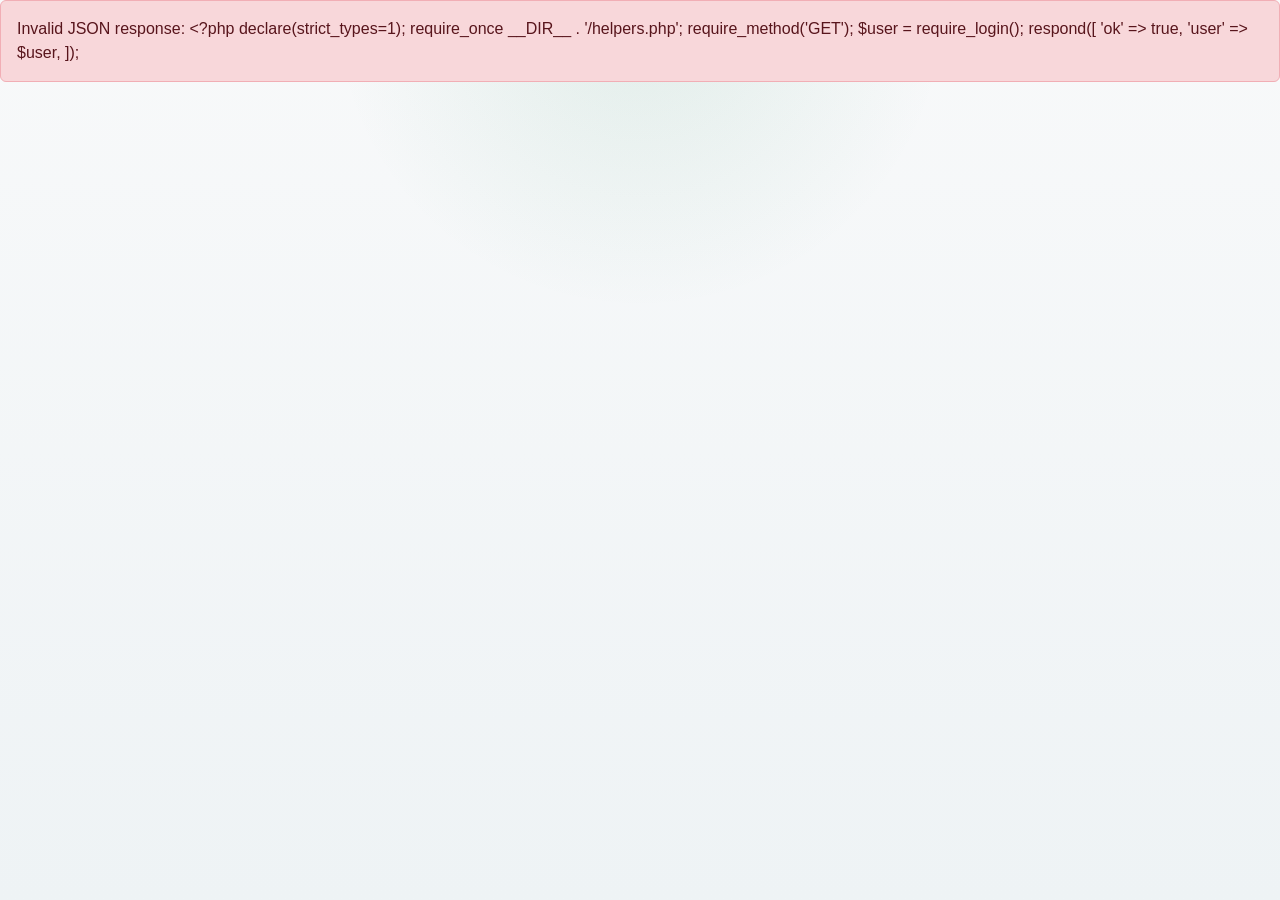
<file: public/dashboard.html>
<!DOCTYPE html>
<html lang="en">
<head>
    <meta charset="UTF-8">
    <meta name="viewport" content="width=device-width, initial-scale=1.0">
    <title>Dashboard | E-Waste System</title>
    <link rel="preconnect" href="https://cdn.jsdelivr.net">
    <link href="https://cdn.jsdelivr.net/npm/bootstrap@5.3.3/dist/css/bootstrap.min.css" rel="stylesheet">
    <link rel="stylesheet" href="https://cdn.jsdelivr.net/npm/bootstrap-icons@1.11.3/font/bootstrap-icons.min.css">
    <link rel="stylesheet" href="./assets/css/app.css">
</head>
<body>
    <div id="app"></div>

    <script src="./assets/js/api.js"></script>
    <script src="./assets/js/layout.js"></script>
    <script src="https://cdn.jsdelivr.net/npm/bootstrap@5.3.3/dist/js/bootstrap.bundle.min.js"></script>
    <script>
        function statCard(iconClass, iconStyle, label, value, note = "") {
            return `
                <div class="col-12 col-md-6 col-lg-3">
                    <section class="stat-card h-100">
                        <div class="d-flex justify-content-between align-items-start mb-4">
                            <div>
                                <div class="stat-label">${escapeHtml(label)}</div>
                                <div class="stat-value">${escapeHtml(value)}</div>
                            </div>
                            <span class="stat-icon ${iconStyle}">
                                <i class="bi ${iconClass}"></i>
                            </span>
                        </div>
                        <div class="text-secondary small">${escapeHtml(note)}</div>
                    </section>
                </div>
            `;
        }

        function recentRequestsTable(requests) {
            if (!Array.isArray(requests) || requests.length === 0) {
                return `
                    <div class="surface-card empty-state">
                        <i class="bi bi-inbox fs-2 d-block mb-3"></i>
                        <div class="fw-semibold mb-2">No requests yet</div>
                        <div>Create a pickup request to start tracking e-waste collection.</div>
                    </div>
                `;
            }

            return `
                <section class="surface-card table-shell">
                    <div class="d-flex justify-content-between align-items-center mb-3">
                        <div>
                            <h3 class="h5 mb-1">Recent Requests</h3>
                            <p class="text-secondary mb-0">Latest activity from your pickup workflow.</p>
                        </div>
                        <a href="./track.html" class="btn btn-outline-secondary btn-sm">View all</a>
                    </div>

                    <div class="table-responsive">
                        <table class="table align-middle mb-0">
                            <thead>
                                <tr>
                                    <th>ID</th>
                                    <th>Status</th>
                                    <th>Address</th>
                                    <th>Created At</th>
                                </tr>
                            </thead>
                            <tbody>
                                ${requests.map((request) => `
                                    <tr>
                                        <td>#${request.id}</td>
                                        <td>${statusBadge(request.status)}</td>
                                        <td>${escapeHtml(request.address)}</td>
                                        <td>${escapeHtml(request.created_at)}</td>
                                    </tr>
                                `).join("")}
                            </tbody>
                        </table>
                    </div>
                </section>
            `;
        }

        function dashboardIntro(user) {
            const roleNotes = {
                user: "Submit new pickup requests and monitor their status in one place.",
                collector: "Review your assigned pickups and stay aligned with current collection activity.",
                admin: "Track request volume, monitor progress, and manage the collection network."
            };

            return `
                <section class="surface-card page-heading">
                    <div class="d-flex flex-column flex-lg-row justify-content-between gap-4">
                        <div>
                            <div class="page-chip"><i class="bi bi-stars"></i> Operations snapshot</div>
                            <h2 class="mt-3">Welcome back, ${escapeHtml(user.full_name)}</h2>
                            <p>${escapeHtml(roleNotes[user.role] || "Overview of the current E-Waste system activity.")}</p>
                        </div>
                        <div class="align-self-start align-self-lg-center">
                            <a href="./request.html" class="btn btn-success">
                                <i class="bi bi-plus-circle me-2"></i>
                                New Pickup Request
                            </a>
                        </div>
                    </div>
                </section>
            `;
        }

        async function loadDashboard() {
            const user = await initLayout("dashboard", "Dashboard");

            if (!user) {
                return;
            }

            const pageOutlet = document.getElementById("pageOutlet");
            pageOutlet.innerHTML = `
                ${dashboardIntro(user)}
                <div id="dashboardAlert"></div>
                <div id="dashboardStats" class="row g-4 mb-4"></div>
                <div id="dashboardRecent"></div>
            `;

            const alertHost = document.getElementById("dashboardAlert");
            const statsHost = document.getElementById("dashboardStats");
            const recentHost = document.getElementById("dashboardRecent");

            try {
                const result = await api("requests_list.php");
                const requests = Array.isArray(result.requests) ? result.requests : [];
                const total = requests.length;
                const pending = requests.filter((request) => request.status === "pending").length;
                const collected = requests.filter((request) => request.status === "collected").length;
                let collectorsValue = "N/A";
                let collectorNote = "Visible for admin accounts";

                if (user.role === "admin") {
                    const usersResult = await api("admin_users_list.php");
                    const users = Array.isArray(usersResult.users) ? usersResult.users : [];
                    collectorsValue = String(users.filter((item) => item.role === "collector").length);
                    collectorNote = "Registered collectors";
                }

                statsHost.innerHTML = [
                    statCard("bi-archive", "bg-primary-subtle text-primary", "Total Requests", String(total), "All visible requests"),
                    statCard("bi-hourglass-split", "bg-secondary-subtle text-secondary", "Pending", String(pending), "Awaiting approval or assignment"),
                    statCard("bi-check2-circle", "bg-success-subtle text-success", "Collected", String(collected), "Completed pickups"),
                    statCard("bi-people", "bg-info-subtle text-info", "Collectors", collectorsValue, collectorNote)
                ].join("");

                recentHost.innerHTML = recentRequestsTable(requests.slice(0, 8));
            } catch (error) {
                alertHost.innerHTML = `
                    <div class="alert alert-danger mb-4" role="alert">
                        ${escapeHtml(error.message || "Failed to load dashboard data")}
                    </div>
                `;
                recentHost.innerHTML = recentRequestsTable([]);
            }
        }

        loadDashboard().catch((err) => {
            console.error(err);
            const outlet = document.getElementById("pageOutlet") || document.getElementById("app");
            if (outlet) {
                outlet.innerHTML = `<div class="alert alert-danger" role="alert">${escapeHtml(err.message || "Failed to load dashboard")}</div>`;
            }
        });
    </script>
</body>
</html>
</file>
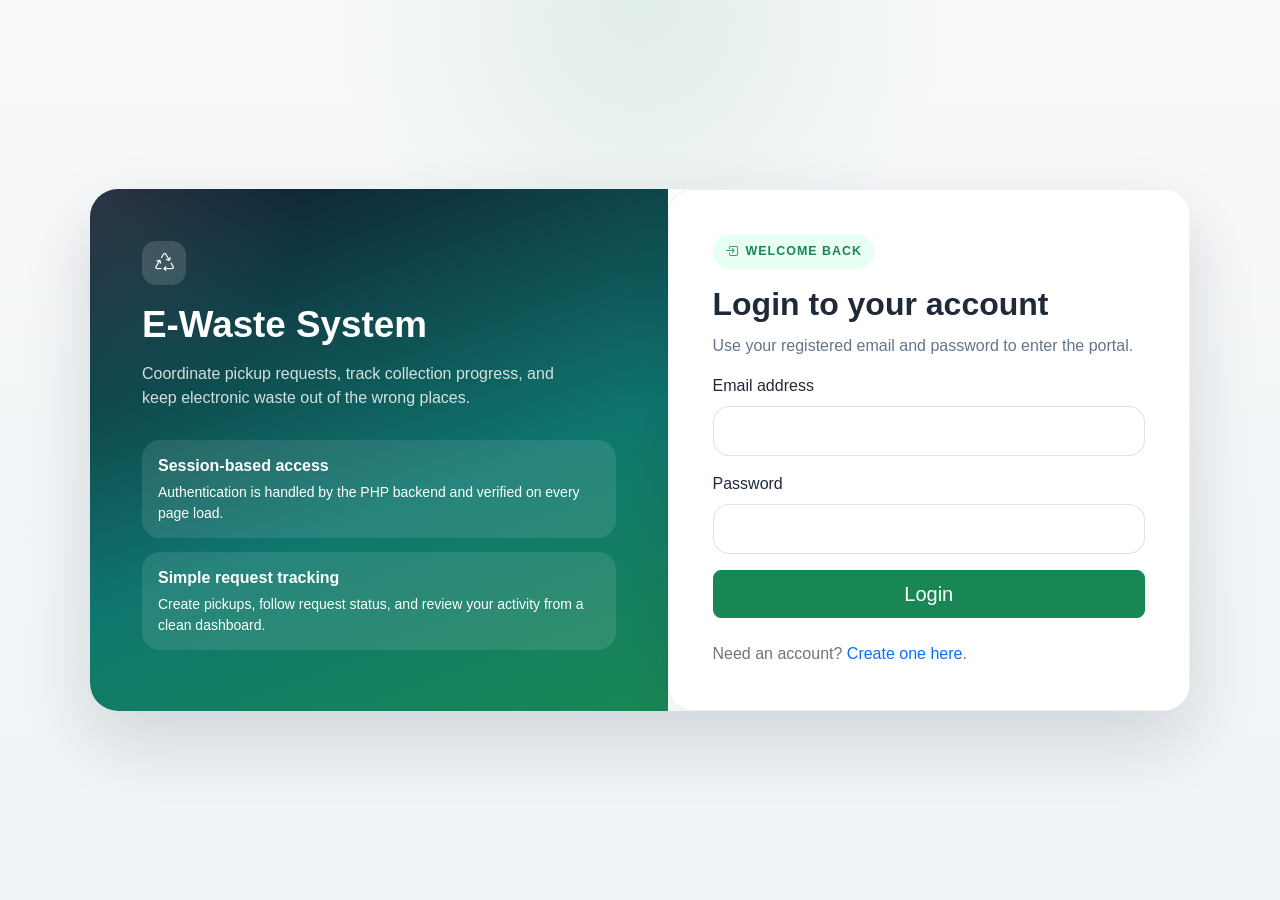
<file: public/login.html>
<!DOCTYPE html>
<html lang="en">
<head>
    <meta charset="UTF-8">
    <meta name="viewport" content="width=device-width, initial-scale=1.0">
    <title>Login | E-Waste System</title>
    <link rel="preconnect" href="https://cdn.jsdelivr.net">
    <link href="https://cdn.jsdelivr.net/npm/bootstrap@5.3.3/dist/css/bootstrap.min.css" rel="stylesheet">
    <link rel="stylesheet" href="https://cdn.jsdelivr.net/npm/bootstrap-icons@1.11.3/font/bootstrap-icons.min.css">
    <link rel="stylesheet" href="./assets/css/app.css">
</head>
<body>
    <main class="auth-page">
        <section class="auth-layout">
            <div class="auth-hero">
                <span class="auth-brand-mark"><i class="bi bi-recycle"></i></span>
                <h1>E-Waste System</h1>
                <p>Coordinate pickup requests, track collection progress, and keep electronic waste out of the wrong places.</p>

                <div class="auth-bullets">
                    <div class="auth-bullet">
                        <strong>Session-based access</strong>
                        <div class="small mt-1">Authentication is handled by the PHP backend and verified on every page load.</div>
                    </div>
                    <div class="auth-bullet">
                        <strong>Simple request tracking</strong>
                        <div class="small mt-1">Create pickups, follow request status, and review your activity from a clean dashboard.</div>
                    </div>
                </div>
            </div>

            <div class="auth-panel">
                <div class="page-chip mb-3"><i class="bi bi-box-arrow-in-right"></i> Welcome back</div>
                <h2>Login to your account</h2>
                <p>Use your registered email and password to enter the portal.</p>

                <div id="alertBox" class="mb-3"></div>

                <form id="loginForm" class="row g-3">
                    <div class="col-12">
                        <label for="email" class="form-label">Email address</label>
                        <input type="email" class="form-control soft-input" id="email" name="email" required>
                    </div>
                    <div class="col-12">
                        <label for="password" class="form-label">Password</label>
                        <input type="password" class="form-control soft-input" id="password" name="password" required>
                    </div>
                    <div class="col-12 d-grid">
                        <button type="submit" class="btn btn-success btn-lg">Login</button>
                    </div>
                </form>

                <p class="mt-4 mb-0 text-secondary">Need an account? <a href="./register.html">Create one here</a>.</p>
            </div>
        </section>
    </main>

    <script src="./assets/js/api.js"></script>
    <script>
        const loginForm = document.getElementById("loginForm");
        const alertBox = document.getElementById("alertBox");

        function escapeHtml(value) {
            return String(value ?? "").replace(/[&<>"']/g, (char) => ({
                "&": "&amp;",
                "<": "&lt;",
                ">": "&gt;",
                "\"": "&quot;",
                "'": "&#39;"
            }[char]));
        }

        function showAlert(message, type) {
            alertBox.innerHTML = `
                <div class="alert alert-${type} mb-0" role="alert">
                    ${escapeHtml(message)}
                </div>
            `;
        }

        loginForm.addEventListener("submit", async (event) => {
            event.preventDefault();

            const formData = new FormData(loginForm);
            const payload = Object.fromEntries(formData.entries());
            const submitButton = loginForm.querySelector('button[type="submit"]');
            submitButton.disabled = true;
            submitButton.textContent = "Signing in...";

            try {
                await api("auth_login.php", "POST", payload);
                window.location.href = "./dashboard.html";
            } catch (error) {
                showAlert(error.message || "Login failed", "danger");
            } finally {
                submitButton.disabled = false;
                submitButton.textContent = "Login";
            }
        });
    </script>
</body>
</html>
</file>
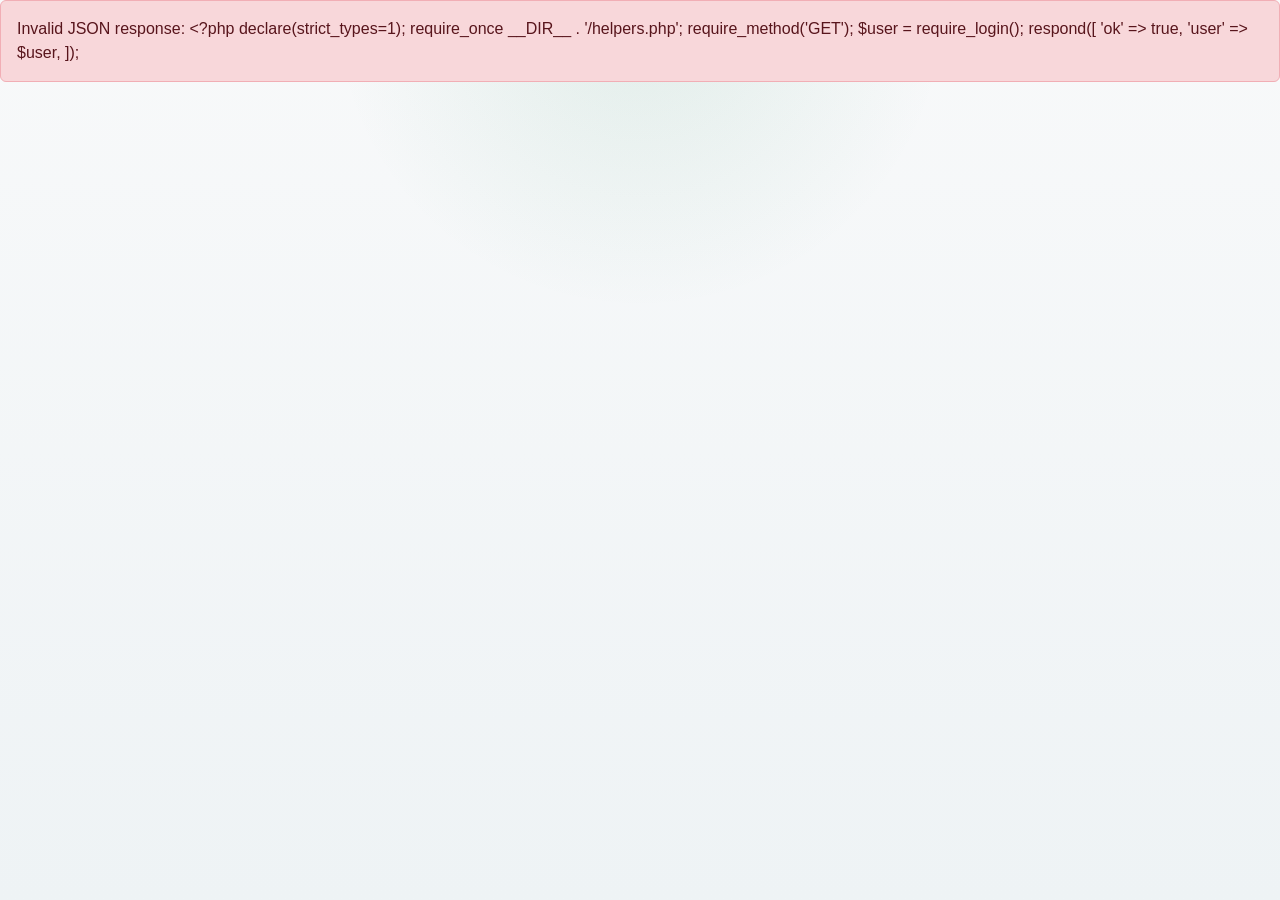
<file: public/profile.html>
<!DOCTYPE html>
<html lang="en">
<head>
    <meta charset="UTF-8">
    <meta name="viewport" content="width=device-width, initial-scale=1.0">
    <title>Profile | E-Waste System</title>
    <link rel="preconnect" href="https://cdn.jsdelivr.net">
    <link href="https://cdn.jsdelivr.net/npm/bootstrap@5.3.3/dist/css/bootstrap.min.css" rel="stylesheet">
    <link rel="stylesheet" href="https://cdn.jsdelivr.net/npm/bootstrap-icons@1.11.3/font/bootstrap-icons.min.css">
    <link rel="stylesheet" href="./assets/css/app.css">
</head>
<body>
    <div id="app"></div>

    <script src="./assets/js/api.js"></script>
    <script src="./assets/js/layout.js"></script>
    <script src="https://cdn.jsdelivr.net/npm/bootstrap@5.3.3/dist/js/bootstrap.bundle.min.js"></script>
    <script>
        async function loadProfilePage() {
            const user = await initLayout("profile", "Profile");

            if (!user) {
                return;
            }

            const pageOutlet = document.getElementById("pageOutlet");
            pageOutlet.innerHTML = `
                <section class="surface-card page-heading">
                    <div class="page-chip"><i class="bi bi-person-badge"></i> Account profile</div>
                    <h2 class="mt-3">Your account details</h2>
                    <p>View and manage your account information.</p>
                </section>

                <div class="row g-4">
                    <div class="col-lg-8">
                        <section class="surface-card h-100">
                            <div class="row g-4">
                                <div class="col-md-6">
                                    <span class="profile-label">Full Name</span>
                                    <div class="profile-value">${escapeHtml(user.full_name)}</div>
                                </div>
                                <div class="col-md-6">
                                    <span class="profile-label">Email</span>
                                    <div class="profile-value">${escapeHtml(user.email)}</div>
                                </div>
                                <div class="col-md-6">
                                    <span class="profile-label">Phone</span>
                                    <div class="profile-value">${escapeHtml(user.phone || "-")}</div>
                                </div>
                                <div class="col-md-6">
                                    <span class="profile-label">Role</span>
                                    <div class="profile-value">${roleBadge(user.role)}</div>
                                </div>
                            </div>
                        </section>
                    </div>

                    <div class="col-lg-4">
                        <section class="surface-card h-100">
                            <div class="d-flex justify-content-between align-items-center mb-3">
                                <div class="page-chip mb-0"><i class="bi bi-shield-check"></i> Security Tips</div>
                                <span class="badge text-bg-success">Session: Active</span>
                            </div>
                            <h3 class="h5">Stay protected</h3>
                            <ul class="text-secondary ps-3 mb-4">
                                <li>Keep your password private.</li>
                                <li>Log out on shared devices.</li>
                                <li>Verify pickup details before submitting.</li>
                            </ul>
                            <button type="button" class="btn btn-outline-secondary w-100" disabled>
                                <i class="bi bi-key me-2"></i>
                                Change Password (Coming Soon)
                            </button>
                        </section>
                    </div>
                </div>
            `;
        }

        
        loadProfilePage().catch((err) => {
            console.error(err);
            const outlet = document.getElementById("pageOutlet") || document.getElementById("app");
            if (outlet) {
                outlet.innerHTML = `<div class="alert alert-danger" role="alert">${escapeHtml(err.message || "Failed to load profile")}</div>`;
            }
        });
    </script>
</body>
</html>
</file>
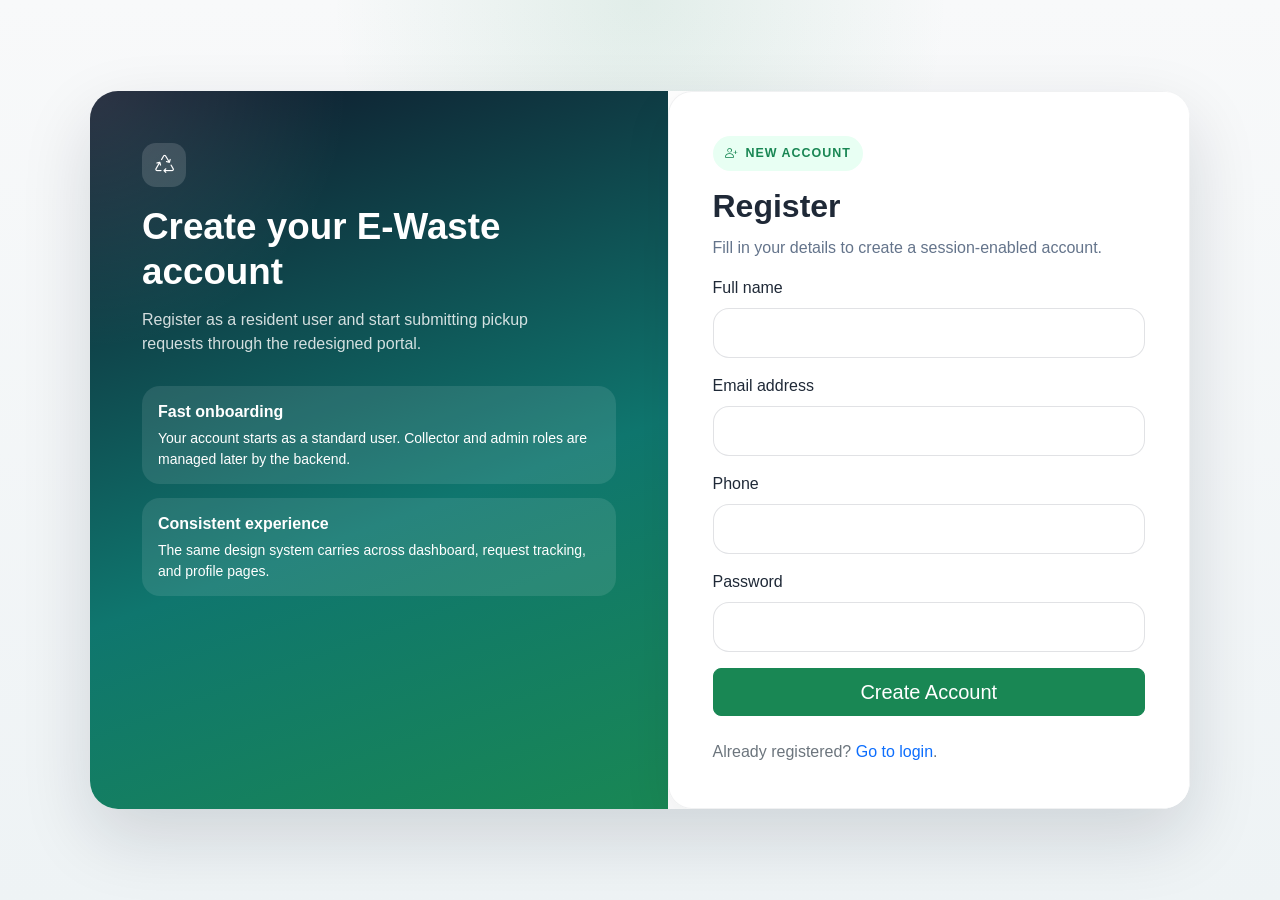
<file: public/register.html>
<!DOCTYPE html>
<html lang="en">
<head>
    <meta charset="UTF-8">
    <meta name="viewport" content="width=device-width, initial-scale=1.0">
    <title>Register | E-Waste System</title>
    <link rel="preconnect" href="https://cdn.jsdelivr.net">
    <link href="https://cdn.jsdelivr.net/npm/bootstrap@5.3.3/dist/css/bootstrap.min.css" rel="stylesheet">
    <link rel="stylesheet" href="https://cdn.jsdelivr.net/npm/bootstrap-icons@1.11.3/font/bootstrap-icons.min.css">
    <link rel="stylesheet" href="./assets/css/app.css">
</head>
<body>
    <main class="auth-page">
        <section class="auth-layout">
            <div class="auth-hero">
                <span class="auth-brand-mark"><i class="bi bi-recycle"></i></span>
                <h1>Create your E-Waste account</h1>
                <p>Register as a resident user and start submitting pickup requests through the redesigned portal.</p>

                <div class="auth-bullets">
                    <div class="auth-bullet">
                        <strong>Fast onboarding</strong>
                        <div class="small mt-1">Your account starts as a standard user. Collector and admin roles are managed later by the backend.</div>
                    </div>
                    <div class="auth-bullet">
                        <strong>Consistent experience</strong>
                        <div class="small mt-1">The same design system carries across dashboard, request tracking, and profile pages.</div>
                    </div>
                </div>
            </div>

            <div class="auth-panel">
                <div class="page-chip mb-3"><i class="bi bi-person-plus"></i> New account</div>
                <h2>Register</h2>
                <p>Fill in your details to create a session-enabled account.</p>

                <div id="alertBox" class="mb-3"></div>

                <form id="registerForm" class="row g-3">
                    <div class="col-12">
                        <label for="full_name" class="form-label">Full name</label>
                        <input type="text" class="form-control soft-input" id="full_name" name="full_name" required>
                    </div>
                    <div class="col-12">
                        <label for="email" class="form-label">Email address</label>
                        <input type="email" class="form-control soft-input" id="email" name="email" required>
                    </div>
                    <div class="col-12">
                        <label for="phone" class="form-label">Phone</label>
                        <input type="text" class="form-control soft-input" id="phone" name="phone">
                    </div>
                    <div class="col-12">
                        <label for="password" class="form-label">Password</label>
                        <input type="password" class="form-control soft-input" id="password" name="password" minlength="6" required>
                    </div>
                    <div class="col-12 d-grid">
                        <button type="submit" class="btn btn-success btn-lg">Create Account</button>
                    </div>
                </form>

                <p class="mt-4 mb-0 text-secondary">Already registered? <a href="./login.html">Go to login</a>.</p>
            </div>
        </section>
    </main>

    <script src="./assets/js/api.js"></script>
    <script>
        const registerForm = document.getElementById("registerForm");
        const alertBox = document.getElementById("alertBox");

        function escapeHtml(value) {
            return String(value ?? "").replace(/[&<>"']/g, (char) => ({
                "&": "&amp;",
                "<": "&lt;",
                ">": "&gt;",
                "\"": "&quot;",
                "'": "&#39;"
            }[char]));
        }

        function showAlert(message, type) {
            alertBox.innerHTML = `
                <div class="alert alert-${type} mb-0" role="alert">
                    ${escapeHtml(message)}
                </div>
            `;
        }

        registerForm.addEventListener("submit", async (event) => {
            event.preventDefault();

            const formData = new FormData(registerForm);
            const payload = Object.fromEntries(formData.entries());
            const submitButton = registerForm.querySelector('button[type="submit"]');
            submitButton.disabled = true;
            submitButton.textContent = "Creating account...";

            try {
                const result = await api("auth_register.php", "POST", payload);
                showAlert(result.message || "Registered successfully", "success");
                registerForm.reset();
                window.setTimeout(() => {
                    window.location.href = "./login.html";
                }, 1200);
            } catch (error) {
                showAlert(error.message || "Registration failed", "danger");
            } finally {
                submitButton.disabled = false;
                submitButton.textContent = "Create Account";
            }
        });
    </script>
</body>
</html>
</file>
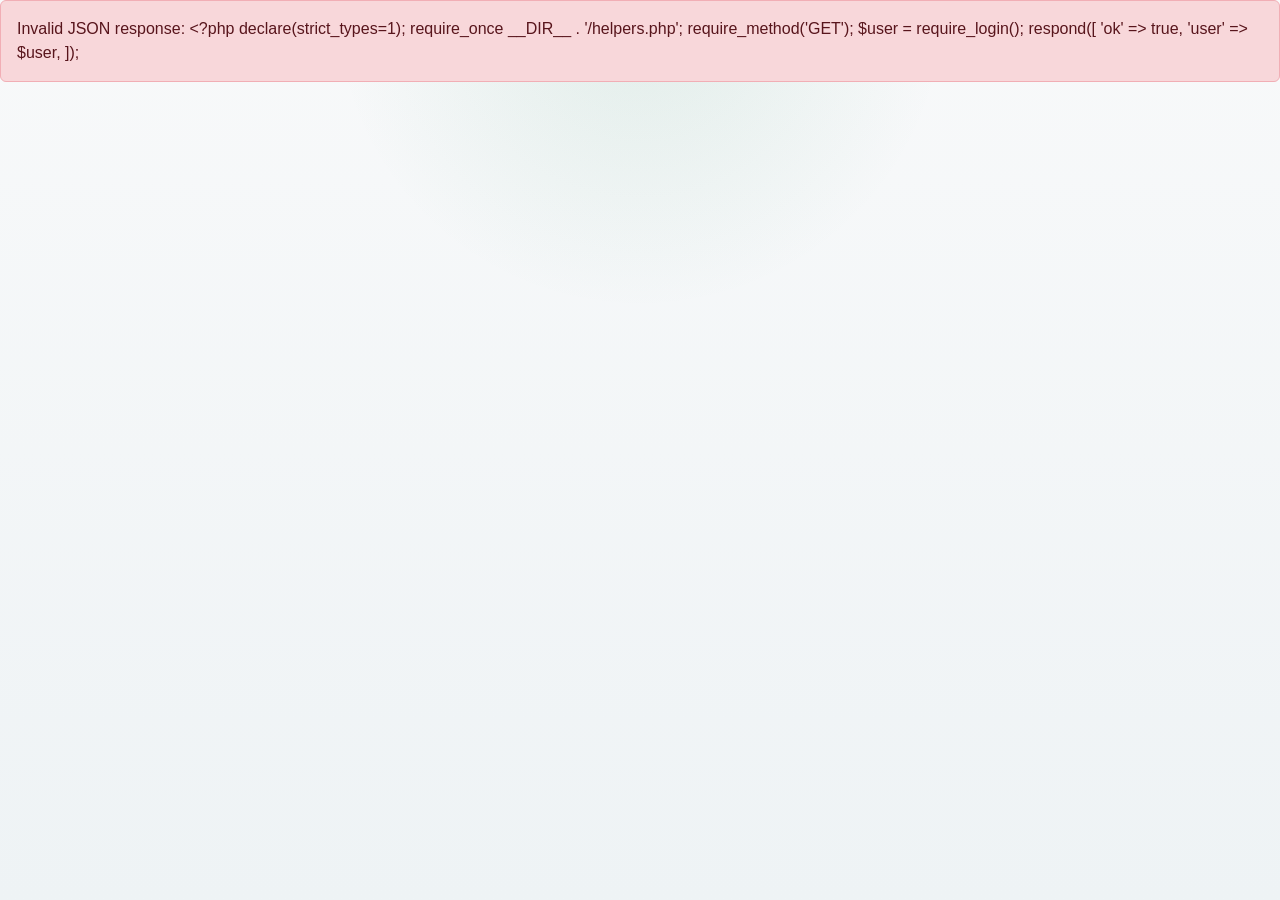
<file: public/reports.html>
<!DOCTYPE html>
<html lang="en">
<head>
    <meta charset="UTF-8">
    <meta name="viewport" content="width=device-width, initial-scale=1.0">
    <title>Reports | E-Waste System</title>
    <link rel="preconnect" href="https://cdn.jsdelivr.net">
    <link href="https://cdn.jsdelivr.net/npm/bootstrap@5.3.3/dist/css/bootstrap.min.css" rel="stylesheet">
    <link rel="stylesheet" href="https://cdn.jsdelivr.net/npm/bootstrap-icons@1.11.3/font/bootstrap-icons.min.css">
    <link rel="stylesheet" href="./assets/css/app.css">
</head>
<body>
    <div id="app"></div>

    <script src="./assets/js/api.js"></script>
    <script src="./assets/js/layout.js"></script>
    <script src="https://cdn.jsdelivr.net/npm/bootstrap@5.3.3/dist/js/bootstrap.bundle.min.js"></script>
    <script>
        function statCard(iconClass, iconStyle, label, value, note = "") {
            return `
                <div class="col-12 col-md-6 col-lg-3">
                    <section class="stat-card h-100">
                        <div class="d-flex justify-content-between align-items-start mb-4">
                            <div>
                                <div class="stat-label">${escapeHtml(label)}</div>
                                <div class="stat-value">${escapeHtml(value)}</div>
                            </div>
                            <span class="stat-icon ${iconStyle}">
                                <i class="bi ${iconClass}"></i>
                            </span>
                        </div>
                        <div class="text-secondary small">${escapeHtml(note)}</div>
                    </section>
                </div>
            `;
        }

        function formatStatusLabel(status) {
            return status ? status.charAt(0).toUpperCase() + status.slice(1) : "Unknown";
        }

        function exportUrl() {
            const params = new URLSearchParams();
            const status = document.getElementById("exportStatus").value;
            const from = document.getElementById("exportFrom").value;
            const to = document.getElementById("exportTo").value;

            if (status) {
                params.set("status", status);
            }
            if (from) {
                params.set("from", from);
            }
            if (to) {
                params.set("to", to);
            }

            const query = params.toString();
            return `../Api/admin_export_requests.php${query ? `?${query}` : ""}`;
        }

        async function loadReportsPage() {
            const user = await initLayout("reports", "Reports");

            if (!user) {
                return;
            }

            if (user.role !== "admin") {
                window.location.href = "./dashboard.html";
                return;
            }

            const pageOutlet = document.getElementById("pageOutlet");
            pageOutlet.innerHTML = `
                <section class="surface-card page-heading">
                    <div class="d-flex flex-column flex-lg-row justify-content-between gap-4">
                        <div>
                            <div class="page-chip"><i class="bi bi-graph-up-arrow"></i> Admin analytics</div>
                            <h2 class="mt-3">Operations reports</h2>
                            <p>Review request volume, status distribution, item demand, and export operational data.</p>
                        </div>
                        <div class="align-self-start align-self-lg-center">
                            <button type="button" id="refreshReportsButton" class="btn btn-outline-secondary">
                                <i class="bi bi-arrow-clockwise me-2"></i>
                                Refresh Reports
                            </button>
                        </div>
                    </div>
                </section>

                <div id="reportsAlert"></div>
                <div id="reportsStats" class="row g-4 mb-4"></div>
                <div class="row g-4">
                    <div class="col-12 col-xl-5">
                        <section class="surface-card h-100">
                            <h3 class="h5 mb-3">Status Breakdown</h3>
                            <div class="table-responsive">
                                <table class="table align-middle mb-0">
                                    <thead>
                                        <tr>
                                            <th>Status</th>
                                            <th>Count</th>
                                        </tr>
                                    </thead>
                                    <tbody id="statusBreakdownBody"></tbody>
                                </table>
                            </div>
                        </section>
                    </div>
                    <div class="col-12 col-xl-7">
                        <section class="surface-card h-100">
                            <h3 class="h5 mb-3">Requests Per Day</h3>
                            <div class="table-responsive">
                                <table class="table align-middle mb-0">
                                    <thead>
                                        <tr>
                                            <th>Day</th>
                                            <th>Requests</th>
                                        </tr>
                                    </thead>
                                    <tbody id="requestsPerDayBody"></tbody>
                                </table>
                            </div>
                        </section>
                    </div>
                    <div class="col-12 col-xl-5">
                        <section class="surface-card h-100">
                            <h3 class="h5 mb-3">Top Items</h3>
                            <div id="topItemsHost" class="d-flex flex-wrap gap-2"></div>
                        </section>
                    </div>
                    <div class="col-12 col-xl-7">
                        <section class="surface-card h-100">
                            <div class="d-flex justify-content-between align-items-start gap-3 mb-3">
                                <div>
                                    <h3 class="h5 mb-1">Export Requests</h3>
                                    <p class="text-secondary mb-0">Download a CSV snapshot for reporting or spreadsheet analysis.</p>
                                </div>
                            </div>
                            <div class="row g-3 align-items-end">
                                <div class="col-md-4">
                                    <label for="exportStatus" class="form-label">Status</label>
                                    <select id="exportStatus" class="form-select soft-select">
                                        <option value="">All statuses</option>
                                        <option value="pending">Pending</option>
                                        <option value="approved">Approved</option>
                                        <option value="assigned">Assigned</option>
                                        <option value="collected">Collected</option>
                                        <option value="cancelled">Cancelled</option>
                                    </select>
                                </div>
                                <div class="col-md-3">
                                    <label for="exportFrom" class="form-label">From</label>
                                    <input id="exportFrom" type="date" class="form-control soft-input">
                                </div>
                                <div class="col-md-3">
                                    <label for="exportTo" class="form-label">To</label>
                                    <input id="exportTo" type="date" class="form-control soft-input">
                                </div>
                                <div class="col-md-2 d-grid">
                                    <a id="downloadCsvButton" class="btn btn-success" href="../Api/admin_export_requests.php">
                                        <i class="bi bi-download me-2"></i>
                                        Download CSV
                                    </a>
                                </div>
                            </div>
                        </section>
                    </div>
                </div>
            `;

            const alertHost = document.getElementById("reportsAlert");
            const statsHost = document.getElementById("reportsStats");
            const statusBreakdownBody = document.getElementById("statusBreakdownBody");
            const requestsPerDayBody = document.getElementById("requestsPerDayBody");
            const topItemsHost = document.getElementById("topItemsHost");
            const refreshReportsButton = document.getElementById("refreshReportsButton");
            const downloadCsvButton = document.getElementById("downloadCsvButton");

            function syncExportLink() {
                downloadCsvButton.href = exportUrl();
            }

            ["exportStatus", "exportFrom", "exportTo"].forEach((id) => {
                document.getElementById(id).addEventListener("change", syncExportLink);
            });

            async function renderReports() {
                refreshReportsButton.disabled = true;
                refreshReportsButton.innerHTML = '<i class="bi bi-arrow-repeat me-2"></i>Refreshing...';
                alertHost.innerHTML = "";

                try {
                    const result = await api("admin_reports.php");
                    const totals = result.totals || {};
                    const statusCounts = result.status_counts || {};
                    const requestsPerDay = Array.isArray(result.requests_per_day) ? result.requests_per_day : [];
                    const topItems = Array.isArray(result.top_items) ? result.top_items : [];

                    statsHost.innerHTML = [
                        statCard("bi-archive", "bg-primary-subtle text-primary", "Total Requests", String(totals.total_requests || 0), "All pickup requests"),
                        statCard("bi-hourglass-split", "bg-secondary-subtle text-secondary", "Pending", String(statusCounts.pending || 0), "Awaiting action"),
                        statCard("bi-check2-circle", "bg-success-subtle text-success", "Collected", String(statusCounts.collected || 0), "Completed pickups"),
                        statCard("bi-people", "bg-info-subtle text-info", "Collectors", String(totals.total_collectors || 0), "Active collector accounts")
                    ].join("");

                    const statusRows = Object.keys(statusCounts).length === 0
                        ? '<tr><td colspan="2" class="text-secondary">No status data yet.</td></tr>'
                        : Object.entries(statusCounts).map(([status, count]) => `
                            <tr>
                                <td>${statusBadge(status)} <span class="ms-2">${escapeHtml(formatStatusLabel(status))}</span></td>
                                <td>${escapeHtml(String(count))}</td>
                            </tr>
                        `).join("");
                    statusBreakdownBody.innerHTML = statusRows;

                    requestsPerDayBody.innerHTML = requestsPerDay.length === 0
                        ? '<tr><td colspan="2" class="text-secondary">No request activity in the last 14 days.</td></tr>'
                        : requestsPerDay.map((entry) => `
                            <tr>
                                <td>${escapeHtml(entry.day)}</td>
                                <td>${escapeHtml(String(entry.count))}</td>
                            </tr>
                        `).join("");

                    topItemsHost.innerHTML = topItems.length === 0
                        ? '<div class="text-secondary">No item trends available yet.</div>'
                        : topItems.map((item) => `
                            <span class="badge rounded-pill text-bg-light border px-3 py-2">
                                ${escapeHtml(item.name)} <span class="ms-2 text-secondary">${escapeHtml(String(item.count))}</span>
                            </span>
                        `).join("");

                    syncExportLink();
                } catch (error) {
                    alertHost.innerHTML = `
                        <div class="alert alert-danger mb-4" role="alert">
                            ${escapeHtml(error.message || "Failed to load reports")}
                        </div>
                    `;
                    statsHost.innerHTML = "";
                    statusBreakdownBody.innerHTML = '<tr><td colspan="2" class="text-secondary">Unable to load data.</td></tr>';
                    requestsPerDayBody.innerHTML = '<tr><td colspan="2" class="text-secondary">Unable to load data.</td></tr>';
                    topItemsHost.innerHTML = '<div class="text-secondary">Unable to load data.</div>';
                } finally {
                    refreshReportsButton.disabled = false;
                    refreshReportsButton.innerHTML = '<i class="bi bi-arrow-clockwise me-2"></i>Refresh Reports';
                }
            }

            refreshReportsButton.addEventListener("click", renderReports);
            await renderReports();
        }

        loadReportsPage().catch((err) => {
            console.error(err);
            const outlet = document.getElementById("pageOutlet") || document.getElementById("app");
            if (outlet) {
                outlet.innerHTML = `<div class="alert alert-danger" role="alert">${escapeHtml(err.message || "Failed to load reports")}</div>`;
            }
        });
    </script>
</body>
</html>
</file>
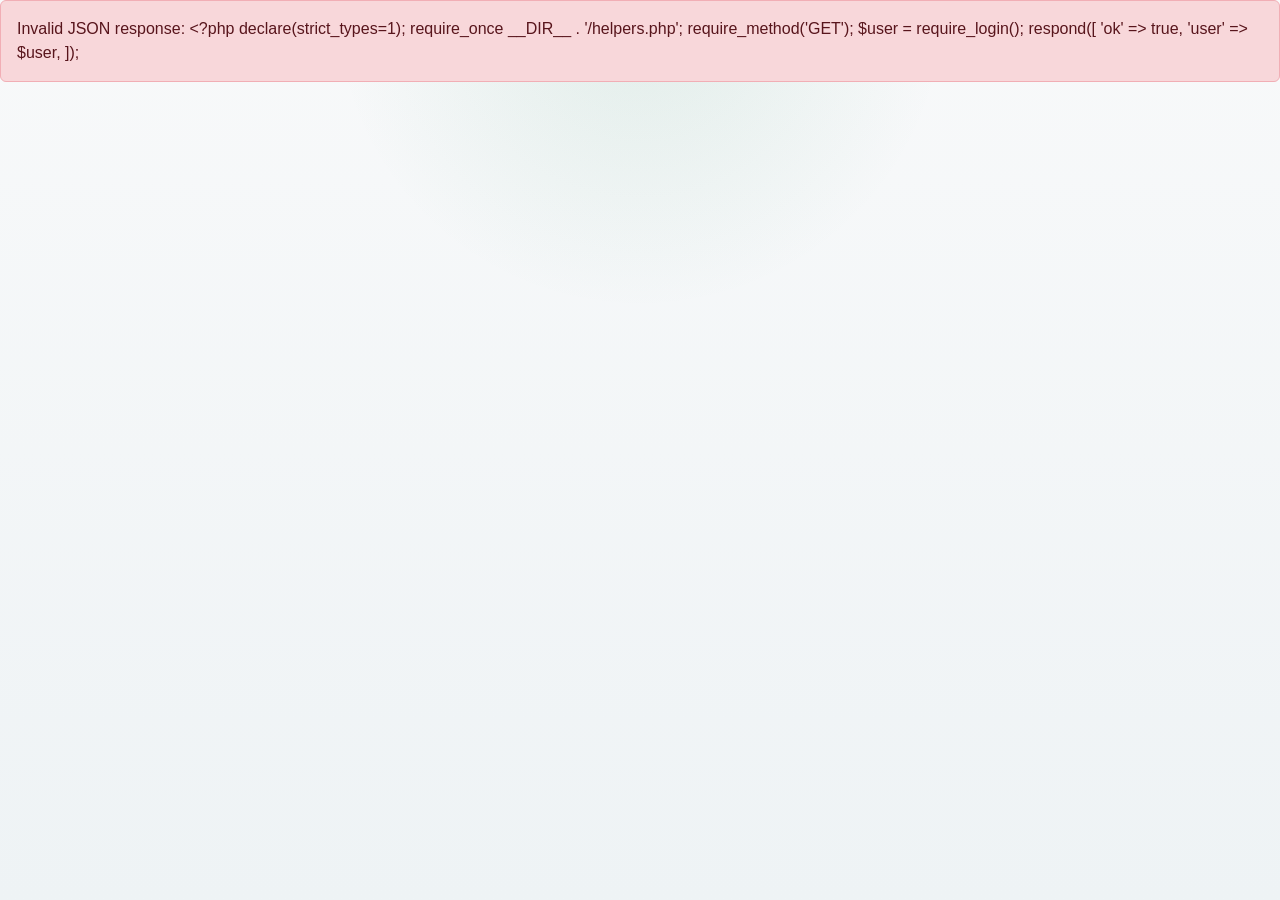
<file: public/request.html>
<!DOCTYPE html>
<html lang="en">
<head>
    <meta charset="UTF-8">
    <meta name="viewport" content="width=device-width, initial-scale=1.0">
    <title>Request Pickup | E-Waste System</title>
    <link rel="preconnect" href="https://cdn.jsdelivr.net">
    <link href="https://cdn.jsdelivr.net/npm/bootstrap@5.3.3/dist/css/bootstrap.min.css" rel="stylesheet">
    <link rel="stylesheet" href="https://cdn.jsdelivr.net/npm/bootstrap-icons@1.11.3/font/bootstrap-icons.min.css">
    <link rel="stylesheet" href="./assets/css/app.css">
</head>
<body>
    <div id="app"></div>

    <script src="./assets/js/api.js"></script>
    <script src="./assets/js/layout.js"></script>
    <script src="https://cdn.jsdelivr.net/npm/bootstrap@5.3.3/dist/js/bootstrap.bundle.min.js"></script>
    <script>
        const MAX_MEDIA_SIZE = 20 * 1024 * 1024;

        function createItemRow(item = { name: "", qty: 1 }) {
            const row = document.createElement("div");
            row.className = "item-row";
            row.innerHTML = `
                <div class="row g-3 align-items-end">
                    <div class="col-md-7">
                        <label class="form-label">Item name</label>
                        <input type="text" class="form-control soft-input item-name" placeholder="Laptop, charger, battery..." value="${escapeHtml(item.name)}">
                    </div>
                    <div class="col-md-3">
                        <label class="form-label">Qty</label>
                        <input type="number" class="form-control soft-input item-qty" min="1" step="1" value="${escapeHtml(item.qty)}">
                    </div>
                    <div class="col-md-2 d-grid">
                        <button type="button" class="btn btn-outline-danger js-remove-item">Remove</button>
                    </div>
                </div>
            `;

            row.querySelector(".js-remove-item").addEventListener("click", () => {
                row.remove();

                if (document.querySelectorAll(".item-row").length === 0) {
                    document.getElementById("itemsContainer").appendChild(createItemRow());
                }
            });

            return row;
        }

        function collectItems() {
            return Array.from(document.querySelectorAll(".item-row")).map((row) => ({
                name: row.querySelector(".item-name").value.trim(),
                qty: Number.parseInt(row.querySelector(".item-qty").value, 10)
            }));
        }

        function renderMediaPreview(file) {
            const previewHost = document.getElementById("mediaPreview");

            if (!previewHost) {
                return;
            }

            if (!file) {
                previewHost.innerHTML = "";
                previewHost.classList.add("d-none");
                return;
            }

            previewHost.classList.remove("d-none");

            if (file.type.startsWith("image/")) {
                const previewUrl = URL.createObjectURL(file);
                previewHost.innerHTML = `
                    <div class="media-preview-shell mt-3">
                        <img src="${previewUrl}" alt="Selected e-waste preview" class="media-preview-image">
                        <div class="media-preview-meta">
                            <strong>${escapeHtml(file.name)}</strong>
                            <span>${escapeHtml((file.size / (1024 * 1024)).toFixed(2))} MB</span>
                        </div>
                    </div>
                `;

                const previewImage = previewHost.querySelector("img");
                previewImage.addEventListener("load", () => URL.revokeObjectURL(previewUrl), { once: true });
                return;
            }

            previewHost.innerHTML = `
                <div class="media-preview-shell mt-3">
                    <div class="media-preview-meta w-100">
                        <strong>${escapeHtml(file.name)}</strong>
                        <span>${escapeHtml(file.type || "Video file")} � ${escapeHtml((file.size / (1024 * 1024)).toFixed(2))} MB</span>
                    </div>
                </div>
            `;
        }

        async function loadRequestPage() {
            const user = await initLayout("request", "Request Pickup");

            if (!user) {
                return;
            }

            const pageOutlet = document.getElementById("pageOutlet");
            const canCreate = user.role === "user";

            pageOutlet.innerHTML = `
                <section class="surface-card page-heading">
                    <div class="d-flex flex-column flex-lg-row justify-content-between gap-4">
                        <div>
                            <div class="page-chip"><i class="bi bi-plus-square"></i> Pickup request</div>
                            <h2 class="mt-3">Schedule a new collection</h2>
                            <p>Enter your address, list the items you want collected, and upload a photo or video of the e-waste items before submitting.</p>
                        </div>
                        <div class="align-self-start align-self-lg-center">
                            <a href="./track.html" class="btn btn-outline-secondary">
                                <i class="bi bi-list-check me-2"></i>
                                View Request History
                            </a>
                        </div>
                    </div>
                </section>

                ${canCreate ? "" : `
                    <div class="alert alert-info mb-4" role="alert">
                        Pickup creation is available for resident user accounts. Your current role is ${escapeHtml(user.role)}.
                    </div>
                `}

                <section class="surface-card">
                    <div id="requestAlert" class="mb-3"></div>
                    <form id="requestForm">
                        <div class="mb-3">
                            <label for="address" class="form-label">Pickup address</label>
                            <textarea id="address" class="form-control soft-textarea" rows="4" placeholder="Street, building, access notes..." ${canCreate ? "" : "disabled"} required></textarea>
                        </div>

                        <div class="d-flex justify-content-between align-items-center mb-3">
                            <div>
                                <h3 class="h5 mb-1">Items</h3>
                                <p class="text-secondary mb-0">Add each e-waste item with its quantity.</p>
                            </div>
                            <button type="button" id="addItemButton" class="btn btn-outline-success" ${canCreate ? "" : "disabled"}>
                                <i class="bi bi-plus-lg me-2"></i>
                                Add Item
                            </button>
                        </div>

                        <div id="itemsContainer" class="d-grid gap-3 mb-4"></div>

                        <div class="mb-4">
                            <label for="media" class="form-label">Upload Photo/Video of E-Waste (required)</label>
                            <input type="file" id="media" name="media" class="form-control" accept="image/*,video/*" ${canCreate ? "" : "disabled"} required>
                            <div class="form-text upload-help-text">Allowed: JPG, PNG, WEBP, MP4, WEBM, MOV. Max size: 20MB.</div>
                            <div id="mediaPreview" class="d-none"></div>
                        </div>

                        <button type="submit" class="btn btn-success px-4" ${canCreate ? "" : "disabled"}>
                            <i class="bi bi-send-check me-2"></i>
                            Submit Request
                        </button>
                    </form>
                </section>
            `;

            const itemsContainer = document.getElementById("itemsContainer");
            const requestForm = document.getElementById("requestForm");
            const alertHost = document.getElementById("requestAlert");
            const addItemButton = document.getElementById("addItemButton");
            const mediaInput = document.getElementById("media");

            itemsContainer.appendChild(createItemRow());

            addItemButton.addEventListener("click", () => {
                itemsContainer.appendChild(createItemRow());
            });

            mediaInput.addEventListener("change", () => {
                const file = mediaInput.files && mediaInput.files[0] ? mediaInput.files[0] : null;
                renderMediaPreview(file);
            });

            requestForm.addEventListener("submit", async (event) => {
                event.preventDefault();

                if (!canCreate) {
                    return;
                }

                const submitButton = requestForm.querySelector('button[type="submit"]');
                const mediaFile = mediaInput.files && mediaInput.files[0] ? mediaInput.files[0] : null;

                if (!mediaFile) {
                    alertHost.innerHTML = '<div class="alert alert-danger mb-0" role="alert">Please upload a photo or video of the e-waste items.</div>';
                    return;
                }

                if (mediaFile.size > MAX_MEDIA_SIZE) {
                    alertHost.innerHTML = '<div class="alert alert-danger mb-0" role="alert">Selected file is too large. Maximum allowed size is 20MB.</div>';
                    return;
                }

                submitButton.disabled = true;
                submitButton.innerHTML = '<i class="bi bi-hourglass-split me-2"></i>Submitting...';
                alertHost.innerHTML = "";

                try {
                    const formData = new FormData();
                    formData.append("address", document.getElementById("address").value.trim());
                    formData.append("items", JSON.stringify(collectItems()));
                    formData.append("media", mediaFile);

                    const response = await fetch(`${API_BASE}/requests_create.php`, {
                        method: "POST",
                        body: formData,
                        credentials: "include"
                    });

                    const rawText = await response.text();
                    let data = {};

                    if (rawText) {
                        try {
                            data = JSON.parse(rawText);
                        } catch (parseError) {
                            throw new Error(rawText || "Invalid JSON response");
                        }
                    }

                    if (!response.ok) {
                        throw new Error(typeof data.error === "string" && data.error.trim() !== "" ? data.error : `Request failed with status ${response.status}`);
                    }

                    alertHost.innerHTML = `
                        <div class="alert alert-success mb-0" role="alert">
                            ${escapeHtml(data.message || "Request created successfully. Redirecting to tracking...")}
                        </div>
                    `;
                    requestForm.reset();
                    itemsContainer.innerHTML = "";
                    itemsContainer.appendChild(createItemRow());
                    renderMediaPreview(null);
                    window.setTimeout(() => {
                        window.location.href = "./track.html";
                    }, 700);
                } catch (err) {
                    console.error("Failed to create request", err);
                    alertHost.innerHTML = `
                        <div class="alert alert-danger mb-0" role="alert">
                            ${escapeHtml(`Failed to create request: ${err.message}`)}
                        </div>
                    `;
                } finally {
                    submitButton.disabled = !canCreate;
                    submitButton.innerHTML = '<i class="bi bi-send-check me-2"></i>Submit Request';
                }
            });
        }

        loadRequestPage().catch((err) => {
            console.error(err);
            const outlet = document.getElementById("pageOutlet") || document.getElementById("app");
            if (outlet) {
                outlet.innerHTML = `<div class="alert alert-danger" role="alert">${escapeHtml(err.message || "Failed to load request page")}</div>`;
            }
        });
    </script>
</body>
</html>
</file>
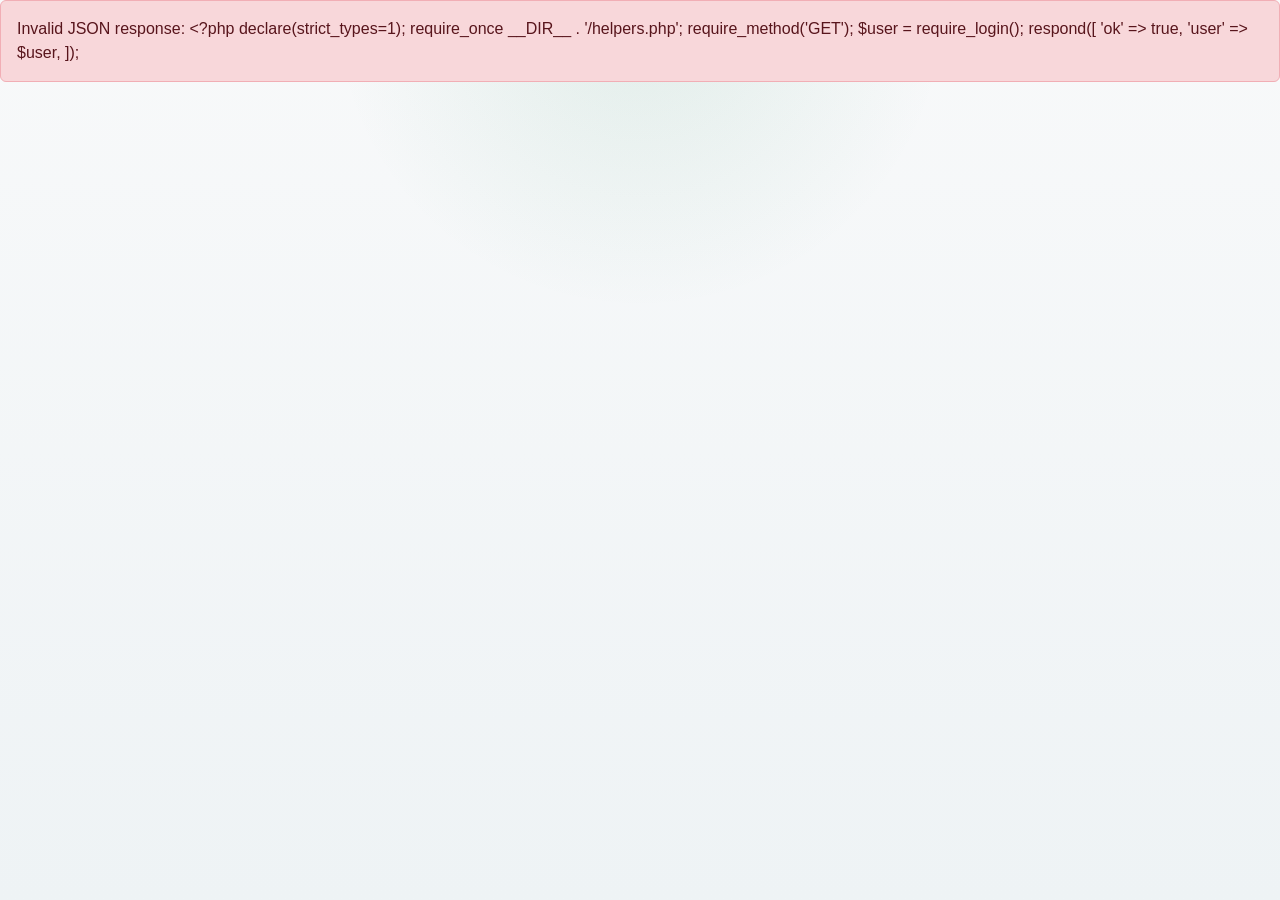
<file: public/track.html>
<!DOCTYPE html>
<html lang="en">
<head>
    <meta charset="UTF-8">
    <meta name="viewport" content="width=device-width, initial-scale=1.0">
    <title>Track Requests | E-Waste System</title>
    <link rel="preconnect" href="https://cdn.jsdelivr.net">
    <link href="https://cdn.jsdelivr.net/npm/bootstrap@5.3.3/dist/css/bootstrap.min.css" rel="stylesheet">
    <link rel="stylesheet" href="https://cdn.jsdelivr.net/npm/bootstrap-icons@1.11.3/font/bootstrap-icons.min.css">
    <link rel="stylesheet" href="./assets/css/app.css">
</head>
<body>
    <div id="app"></div>

    <script src="./assets/js/api.js"></script>
    <script src="./assets/js/layout.js"></script>
    <script src="https://cdn.jsdelivr.net/npm/bootstrap@5.3.3/dist/js/bootstrap.bundle.min.js"></script>
    <script>
        let timelineModal = null;

        function renderNotifications(notifications) {
            const recentNotifications = Array.isArray(notifications) ? notifications.slice(0, 5) : [];
            const unreadCount = Array.isArray(notifications)
                ? notifications.filter((notification) => Number(notification.is_read) === 0).length
                : 0;

            document.getElementById("notificationsBadge").textContent = `${unreadCount} unread`;
            document.getElementById("notificationsBadge").classList.toggle("d-none", unreadCount === 0);
            document.getElementById("markAllReadButton").disabled = unreadCount === 0;

            if (recentNotifications.length === 0) {
                document.getElementById("notificationsList").innerHTML = "";
                document.getElementById("notificationsEmptyState").classList.remove("d-none");
                return;
            }

            document.getElementById("notificationsEmptyState").classList.add("d-none");
            document.getElementById("notificationsList").innerHTML = recentNotifications.map((notification) => `
                <article class="notification-item ${Number(notification.is_read) === 0 ? "is-unread" : ""}">
                    <div class="d-flex justify-content-between gap-3">
                        <div>
                            <div class="notification-title">
                                ${escapeHtml(notification.title)}
                                ${Number(notification.is_read) === 0 ? '<span class="badge text-bg-success ms-2">New</span>' : ""}
                            </div>
                            <div>${escapeHtml(notification.message)}</div>
                        </div>
                        <div class="notification-meta text-nowrap">${escapeHtml(notification.created_at)}</div>
                    </div>
                </article>
            `).join("");
        }

        function requestsTable(requests) {
            if (!Array.isArray(requests) || requests.length === 0) {
                return `
                    <section class="surface-card empty-state">
                        <i class="bi bi-search fs-2 d-block mb-3"></i>
                        <div class="fw-semibold mb-2">No requests to show</div>
                        <div>Your submitted or assigned pickup requests will appear here.</div>
                    </section>
                `;
            }

            return `
                <section class="surface-card table-shell">
                    <div class="table-responsive">
                        <table class="table align-middle mb-0">
                            <thead>
                                <tr>
                                    <th>ID</th>
                                    <th>Status</th>
                                    <th>Address</th>
                                    <th>Items</th>
                                    <th>Created At</th>
                                    <th>Action</th>
                                </tr>
                            </thead>
                            <tbody>
                                ${requests.map((request) => `
                                    <tr>
                                        <td>#${request.id}</td>
                                        <td>${statusBadge(request.status)}</td>
                                        <td>${escapeHtml(request.address)}</td>
                                        <td>${escapeHtml(itemsSummary(request.items))}</td>
                                        <td>${escapeHtml(request.created_at)}</td>
                                        <td>
                                            <button type="button" class="btn btn-outline-primary btn-sm js-timeline" data-request-id="${request.id}">
                                                View Timeline
                                            </button>
                                        </td>
                                    </tr>
                                `).join("")}
                            </tbody>
                        </table>
                    </div>
                </section>
            `;
        }

        function renderTimeline(history, requestId) {
            const timelineList = document.getElementById("timelineList");
            const timelineEmptyState = document.getElementById("timelineEmptyState");
            const timelineFeedback = document.getElementById("timelineFeedback");
            const modalLabel = document.getElementById("timelineModalLabel");

            timelineFeedback.innerHTML = "";
            modalLabel.textContent = `Request #${requestId} Timeline`;
            timelineEmptyState.classList.toggle("d-none", Array.isArray(history) && history.length > 0);

            if (!Array.isArray(history) || history.length === 0) {
                timelineList.innerHTML = "";
                return;
            }

            timelineList.innerHTML = history.map((entry) => `
                <article class="timeline-item">
                    <div class="d-flex justify-content-between gap-3">
                        <div>
                            <div class="timeline-status">${statusBadge(entry.status)}</div>
                            <div class="mt-2">${escapeHtml(entry.note || `Status changed to ${entry.status}`)}</div>
                        </div>
                        <div class="timeline-meta text-nowrap">${escapeHtml(entry.created_at)}</div>
                    </div>
                </article>
            `).join("");
        }

        async function loadTrackPage() {
            const user = await initLayout("track", "Track Requests");

            if (!user) {
                return;
            }

            const pageOutlet = document.getElementById("pageOutlet");
            pageOutlet.innerHTML = `
                <section class="surface-card page-heading">
                    <div class="d-flex flex-column flex-lg-row justify-content-between gap-4">
                        <div>
                            <div class="page-chip"><i class="bi bi-list-check"></i> Request tracking</div>
                            <h2 class="mt-3">Monitor current pickup activity</h2>
                            <p>Refresh this page to see the latest status, notifications, and request timeline updates.</p>
                        </div>
                        <div class="align-self-start align-self-lg-center d-flex gap-2">
                            <button type="button" id="refreshButton" class="btn btn-outline-secondary">
                                <i class="bi bi-arrow-clockwise me-2"></i>
                                Refresh Requests
                            </button>
                            <button type="button" id="refreshNotificationsButton" class="btn btn-outline-success">
                                <i class="bi bi-bell me-2"></i>
                                Refresh Alerts
                            </button>
                        </div>
                    </div>
                </section>

                <div id="trackAlert"></div>
                <div class="row g-4">
                    <div class="col-12 col-xl-8">
                        <div id="trackTable"></div>
                    </div>
                    <div class="col-12 col-xl-4">
                        <section class="surface-card h-100">
                            <div class="d-flex justify-content-between align-items-start gap-3 mb-3">
                                <div>
                                    <h3 class="h5 mb-1">Notifications <span id="notificationsBadge" class="badge text-bg-danger d-none">0 unread</span></h3>
                                    <p class="text-secondary mb-0">Recent updates about your pickup requests.</p>
                                </div>
                                <button type="button" id="markAllReadButton" class="btn btn-outline-success btn-sm">Mark all read</button>
                            </div>
                            <div id="notificationsList" class="d-grid gap-3"></div>
                            <div id="notificationsEmptyState" class="text-secondary small d-none">No notifications yet.</div>
                        </section>
                    </div>
                </div>

                <div class="modal fade" id="timelineModal" tabindex="-1" aria-labelledby="timelineModalLabel" aria-hidden="true">
                    <div class="modal-dialog modal-dialog-centered">
                        <div class="modal-content">
                            <div class="modal-header">
                                <h2 class="modal-title fs-5" id="timelineModalLabel">Request Timeline</h2>
                                <button type="button" class="btn-close" data-bs-dismiss="modal" aria-label="Close"></button>
                            </div>
                            <div class="modal-body">
                                <div id="timelineFeedback" class="mb-3"></div>
                                <div id="timelineList" class="timeline-list"></div>
                                <div id="timelineEmptyState" class="text-secondary small d-none">No timeline entries found.</div>
                            </div>
                        </div>
                    </div>
                </div>
            `;

            timelineModal = new bootstrap.Modal(document.getElementById("timelineModal"));

            const refreshButton = document.getElementById("refreshButton");
            const refreshNotificationsButton = document.getElementById("refreshNotificationsButton");
            const markAllReadButton = document.getElementById("markAllReadButton");
            const alertHost = document.getElementById("trackAlert");
            const tableHost = document.getElementById("trackTable");

            async function renderRequestsList() {
                refreshButton.disabled = true;
                refreshButton.innerHTML = '<i class="bi bi-arrow-repeat me-2"></i>Refreshing...';
                alertHost.innerHTML = "";

                try {
                    const result = await api("requests_list.php");
                    tableHost.innerHTML = requestsTable(result.requests || []);
                } catch (error) {
                    alertHost.innerHTML = `
                        <div class="alert alert-danger mb-4" role="alert">
                            ${escapeHtml(error.message || "Failed to load requests")}
                        </div>
                    `;
                    tableHost.innerHTML = requestsTable([]);
                } finally {
                    refreshButton.disabled = false;
                    refreshButton.innerHTML = '<i class="bi bi-arrow-clockwise me-2"></i>Refresh Requests';
                }
            }

            async function renderNotificationsList() {
                refreshNotificationsButton.disabled = true;
                refreshNotificationsButton.innerHTML = '<i class="bi bi-arrow-repeat me-2"></i>Refreshing...';

                try {
                    const result = await api("notifications_list.php");
                    renderNotifications(result.notifications || []);
                } catch (error) {
                    alertHost.innerHTML = `
                        <div class="alert alert-danger mb-4" role="alert">
                            ${escapeHtml(error.message || "Failed to load notifications")}
                        </div>
                    `;
                    document.getElementById("notificationsList").innerHTML = "";
                    document.getElementById("notificationsEmptyState").classList.remove("d-none");
                } finally {
                    refreshNotificationsButton.disabled = false;
                    refreshNotificationsButton.innerHTML = '<i class="bi bi-bell me-2"></i>Refresh Alerts';
                }
            }

            async function markAllRead() {
                markAllReadButton.disabled = true;
                markAllReadButton.textContent = 'Marking...';

                try {
                    await api("notifications_mark_read.php", "POST", { mark_all: true });
                    await renderNotificationsList();
                } catch (error) {
                    alertHost.innerHTML = `
                        <div class="alert alert-danger mb-4" role="alert">
                            ${escapeHtml(error.message || "Failed to mark notifications as read")}
                        </div>
                    `;
                } finally {
                    markAllReadButton.textContent = 'Mark all read';
                }
            }

            async function openTimeline(requestId) {
                document.getElementById("timelineFeedback").innerHTML = "";
                document.getElementById("timelineList").innerHTML = '<div class="text-secondary small">Loading timeline...</div>';
                document.getElementById("timelineEmptyState").classList.add("d-none");
                timelineModal.show();

                try {
                    const result = await api("request_timeline.php", "POST", { request_id: requestId });
                    renderTimeline(result.history || [], requestId);
                } catch (error) {
                    document.getElementById("timelineList").innerHTML = "";
                    document.getElementById("timelineFeedback").innerHTML = `
                        <div class="alert alert-danger mb-0" role="alert">
                            ${escapeHtml(error.message || "Failed to load timeline")}
                        </div>
                    `;
                }
            }

            tableHost.addEventListener("click", (event) => {
                const button = event.target.closest(".js-timeline");

                if (!button) {
                    return;
                }

                const requestId = Number.parseInt(button.dataset.requestId || "", 10);

                if (!Number.isInteger(requestId) || requestId <= 0) {
                    return;
                }

                openTimeline(requestId);
            });

            refreshButton.addEventListener("click", renderRequestsList);
            refreshNotificationsButton.addEventListener("click", renderNotificationsList);
            markAllReadButton.addEventListener("click", markAllRead);

            await renderRequestsList();
            await renderNotificationsList();
        }

        loadTrackPage().catch((err) => {
            console.error(err);
            const outlet = document.getElementById("pageOutlet") || document.getElementById("app");
            if (outlet) {
                outlet.innerHTML = `<div class="alert alert-danger" role="alert">${escapeHtml(err.message || "Failed to load track page")}</div>`;
            }
        });
    </script>
</body>
</html>
</file>
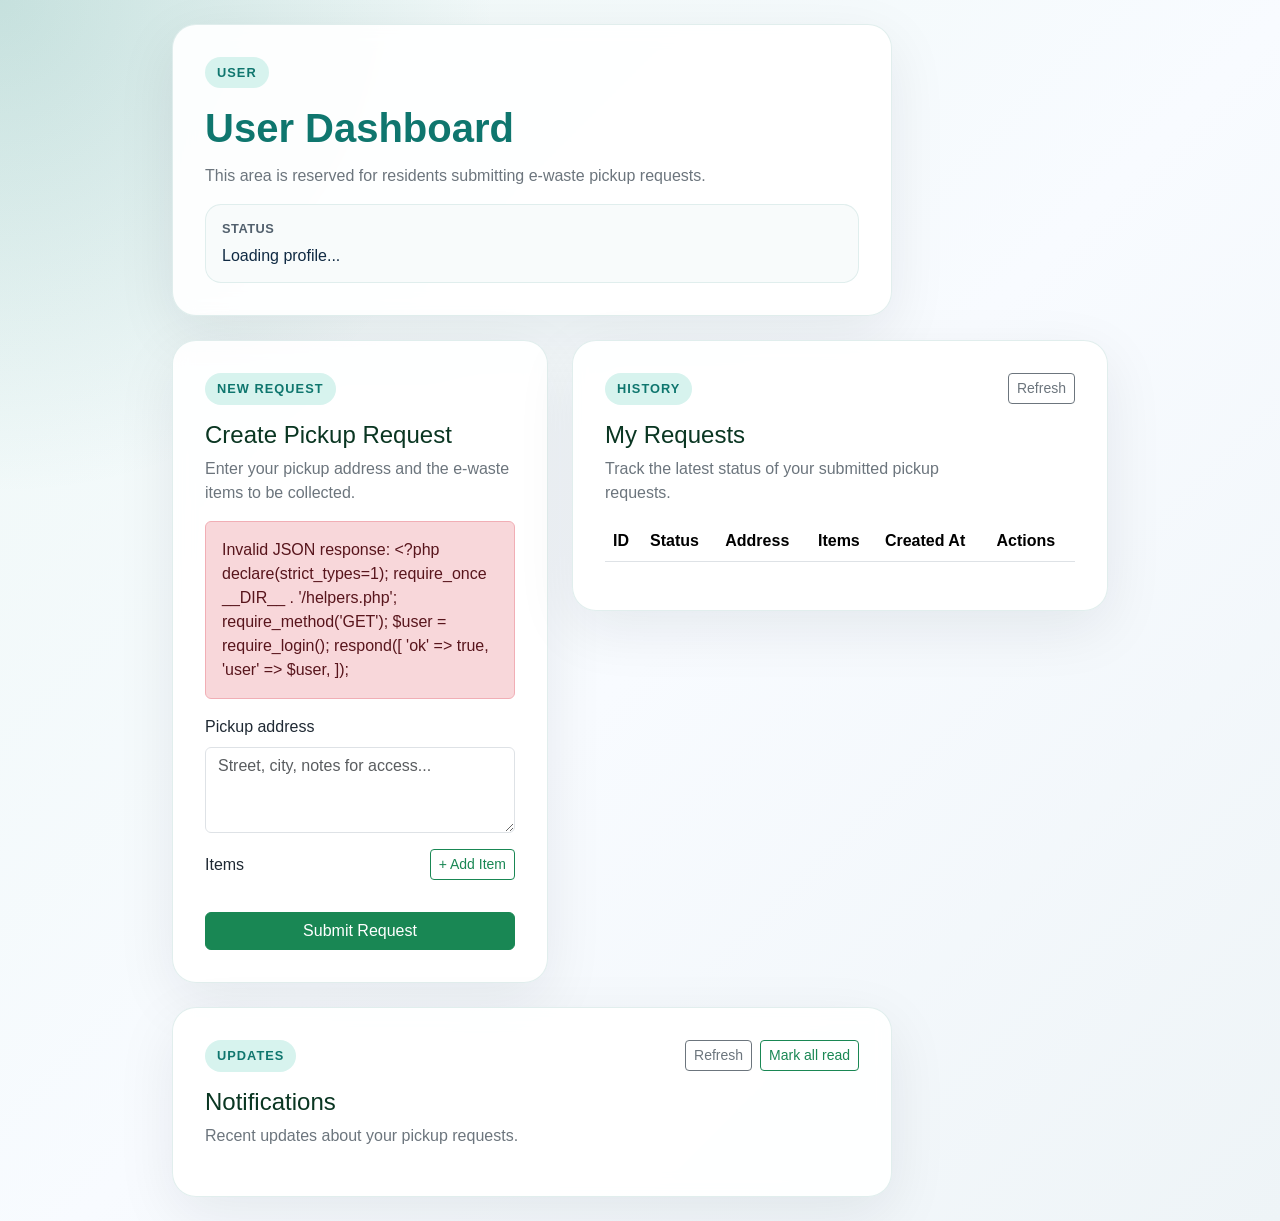
<file: public/user.html>
<!DOCTYPE html>
<html lang="en">
<head>
    <meta charset="UTF-8">
    <meta name="viewport" content="width=device-width, initial-scale=1.0">
    <title>User Dashboard | E-Waste Management</title>
    <link rel="preconnect" href="https://cdn.jsdelivr.net">
    <link href="https://cdn.jsdelivr.net/npm/bootstrap@5.3.3/dist/css/bootstrap.min.css" rel="stylesheet">
    <link rel="stylesheet" href="./assets/css/style.css">
</head>
<body>
    <div class="container py-4">
        <div id="navbar"></div>

        <main class="page-stack">
            <section class="dashboard-card">
                <span class="eyebrow">User</span>
                <h1>User Dashboard</h1>
                <p class="text-secondary">This area is reserved for residents submitting e-waste pickup requests.</p>

                <div class="meta-list" id="profileSummary">
                    <div class="meta-item">
                        <strong>Status</strong>
                        <span>Loading profile...</span>
                    </div>
                </div>
            </section>

            <section class="row g-4 align-items-start">
                <div class="col-lg-5">
                    <div class="dashboard-card h-100">
                        <div class="d-flex justify-content-between align-items-start gap-3 mb-3">
                            <div>
                                <span class="eyebrow">New Request</span>
                                <h2 class="h4 mb-2 text-success-emphasis">Create Pickup Request</h2>
                                <p class="text-secondary mb-0">Enter your pickup address and the e-waste items to be collected.</p>
                            </div>
                        </div>

                        <div id="requestFeedback" class="mb-3" aria-live="polite"></div>

                        <form id="requestForm" class="d-grid gap-3">
                            <div>
                                <label for="address" class="form-label">Pickup address</label>
                                <textarea id="address" class="form-control" rows="3" placeholder="Street, city, notes for access..." required></textarea>
                            </div>

                            <div class="d-grid gap-3">
                                <div class="d-flex justify-content-between align-items-center gap-3">
                                    <label class="form-label mb-0">Items</label>
                                    <button id="addItemButton" type="button" class="btn btn-outline-success btn-sm">+ Add Item</button>
                                </div>
                                <div id="itemsContainer" class="d-grid gap-3"></div>
                            </div>

                            <button type="submit" class="btn btn-success">Submit Request</button>
                        </form>
                    </div>
                </div>

                <div class="col-lg-7">
                    <div class="dashboard-card h-100">
                        <div class="d-flex justify-content-between align-items-start gap-3 mb-3">
                            <div>
                                <span class="eyebrow">History</span>
                                <h2 class="h4 mb-2 text-success-emphasis">My Requests</h2>
                                <p class="text-secondary mb-0">Track the latest status of your submitted pickup requests.</p>
                            </div>
                            <button id="refreshRequestsButton" type="button" class="btn btn-outline-secondary btn-sm">Refresh</button>
                        </div>

                        <div class="table-responsive">
                            <table class="table align-middle">
                                <thead>
                                    <tr>
                                        <th>ID</th>
                                        <th>Status</th>
                                        <th>Address</th>
                                        <th>Items</th>
                                        <th>Created At</th>
                                        <th>Actions</th>
                                    </tr>
                                </thead>
                                <tbody id="requestsTableBody"></tbody>
                            </table>
                        </div>

                        <div id="requestsEmptyState" class="text-secondary small d-none">No requests found yet.</div>
                    </div>
                </div>
            </section>

            <section class="dashboard-card">
                <div class="d-flex justify-content-between align-items-start gap-3 mb-3">
                    <div>
                        <span class="eyebrow">Updates</span>
                        <h2 class="h4 mb-2 text-success-emphasis">Notifications <span id="notificationsBadge" class="badge text-bg-danger d-none">0 unread</span></h2>
                        <p class="text-secondary mb-0">Recent updates about your pickup requests.</p>
                    </div>
                    <div class="d-flex gap-2">
                        <button id="refreshNotificationsButton" type="button" class="btn btn-outline-secondary btn-sm">Refresh</button>
                        <button id="markAllReadButton" type="button" class="btn btn-outline-success btn-sm">Mark all read</button>
                    </div>
                </div>

                <div id="notificationsList" class="d-grid gap-3"></div>
                <div id="notificationsEmptyState" class="text-secondary small d-none">No notifications yet.</div>
            </section>
        </main>
    </div>

    <div class="modal fade" id="timelineModal" tabindex="-1" aria-labelledby="timelineModalLabel" aria-hidden="true">
        <div class="modal-dialog modal-dialog-centered">
            <div class="modal-content">
                <div class="modal-header">
                    <h2 class="modal-title fs-5" id="timelineModalLabel">Request Timeline</h2>
                    <button type="button" class="btn-close" data-bs-dismiss="modal" aria-label="Close"></button>
                </div>
                <div class="modal-body">
                    <div id="timelineFeedback" class="mb-3"></div>
                    <div id="timelineList" class="timeline-list"></div>
                    <div id="timelineEmptyState" class="text-secondary small d-none">No timeline entries found.</div>
                </div>
            </div>
        </div>
    </div>

    <script src="https://cdn.jsdelivr.net/npm/bootstrap@5.3.3/dist/js/bootstrap.bundle.min.js"></script>
    <script src="./assets/js/api.js"></script>
    <script src="./assets/js/guard.js"></script>
    <script src="./assets/js/navbar.js"></script>
    <script src="./assets/js/user.js"></script>
    <!--
    Manual test checklist:
    1) Login as user
    2) Create request with 2 items
    3) See it appear in table with status pending
    4) Refresh page: request still exists
    5) Try calling create endpoint as admin/collector: should return 403
    -->
</body>
</html>
</file>
<file: public/assets/css/landing.css>
@import url("https://fonts.googleapis.com/css2?family=Manrope:wght@400;500;600;700;800&family=Space+Grotesk:wght@500;700&display=swap");

:root {
    --bg: #f3f8f4;
    --surface: rgba(255, 255, 255, 0.88);
    --text: #16302b;
    --muted: #59726c;
    --border: rgba(15, 118, 110, 0.12);
    --primary: #0f766e;
    --primary-dark: #0a5e57;
    --shadow: 0 24px 60px rgba(18, 63, 57, 0.12);
    --radius-lg: 28px;
    --radius-md: 20px;
}

html { scroll-behavior: smooth; }
body {
    margin: 0;
    font-family: "Manrope", "Segoe UI", sans-serif;
    color: var(--text);
    background:
        radial-gradient(circle at top left, rgba(15, 118, 110, 0.11), transparent 32%),
        radial-gradient(circle at top right, rgba(244, 184, 96, 0.14), transparent 24%),
        linear-gradient(180deg, #f7fbf8 0%, var(--bg) 100%);
}

h1, h2, h3, h4, .navbar-brand, .btn { font-family: "Space Grotesk", "Trebuchet MS", sans-serif; }
a { color: inherit; text-decoration: none; }
img { max-width: 100%; display: block; }

.landing-navbar {
    background: rgba(247, 251, 248, 0.86);
    backdrop-filter: blur(16px);
    border-bottom: 1px solid rgba(15, 118, 110, 0.08);
}
.brand-lockup { display: flex; align-items: center; gap: 0.9rem; }
.brand-title, .brand-subtitle { display: block; }
.brand-title { font-size: 1.05rem; font-weight: 700; }
.brand-subtitle { font-size: 0.78rem; color: var(--muted); }
.brand-logo, .placeholder-logo { width: 52px; height: 52px; border-radius: 18px; overflow: hidden; flex-shrink: 0; }
.brand-logo img { width: 100%; height: 100%; object-fit: cover; }
.placeholder-logo, .image-fallback {
    position: relative;
    background: linear-gradient(135deg, rgba(15, 118, 110, 0.94), rgba(9, 55, 51, 0.9)), linear-gradient(45deg, rgba(244, 184, 96, 0.42), rgba(255, 255, 255, 0));
    color: #f7fffb;
}
.placeholder-logo { display: inline-flex; align-items: center; justify-content: center; box-shadow: inset 0 1px 0 rgba(255,255,255,0.18); font-size: 1.3rem; }
.navbar-nav .nav-link { color: var(--muted); font-weight: 700; padding: 0.85rem 1rem; border-radius: 999px; transition: color 0.2s ease, background-color 0.2s ease, transform 0.2s ease; }
.navbar-nav .nav-link:hover, .navbar-nav .nav-link.active { color: var(--primary-dark); background: rgba(15, 118, 110, 0.1); }
.nav-actions { display: flex; gap: 0.75rem; }
.btn { border-radius: 999px; padding: 0.85rem 1.5rem; transition: transform 0.2s ease, box-shadow 0.2s ease, background-color 0.2s ease, color 0.2s ease; }
.btn:hover { transform: translateY(-2px); box-shadow: 0 12px 24px rgba(15, 118, 110, 0.16); }
.btn-success { background-color: var(--primary); border-color: var(--primary); }
.btn-success:hover, .btn-success:focus { background-color: var(--primary-dark); border-color: var(--primary-dark); }
.btn-outline-success { color: var(--primary); border-color: rgba(15, 118, 110, 0.3); }
.btn-outline-success:hover, .btn-outline-success:focus { background-color: rgba(15, 118, 110, 0.08); color: var(--primary-dark); border-color: var(--primary); }

.hero-section, .page-hero { padding: 5rem 0 3.5rem; }
.page-hero { padding-bottom: 2.5rem; }
.display-title { font-size: clamp(2.5rem, 5vw, 4.6rem); line-height: 1.02; margin: 0 0 1.2rem; }
.hero-kicker {
    margin-bottom: 1.1rem;
}
.hero-title {
    max-width: 12ch;
    margin: 0;
    font-size: clamp(1.91rem, 3.4vw, 5.1rem);
    line-height: 1.02;
    letter-spacing: -0.04em;
}
.hero-subtitle {
    max-width: 58ch;
    margin: 1.35rem 0 0;
    font-size: clamp(1rem, 1.45vw, 1.18rem);
    line-height: 1.75;
    color: var(--muted);
}
.section-kicker { display: inline-block; margin-bottom: 1rem; color: var(--primary); text-transform: uppercase; letter-spacing: 0.14em; font-size: 0.78rem; font-weight: 800; }
.section-copy { font-size: 1.05rem; color: var(--muted); line-height: 1.8; }
.narrow-copy { max-width: 680px; margin-inline: auto; }
.hero-actions, .hero-metrics { display: flex; flex-wrap: wrap; gap: 0.3rem; margin-top: 2rem; }

.metric-card, .feature-card, .info-card, .form-shell, .map-card, .media-shell, .gallery-card {
    background: var(--surface);
    border: 1px solid var(--border);
    border-radius: var(--radius-lg);
    box-shadow: var(--shadow);
}
.metric-card { padding: 1.15rem 1.25rem; min-width: 180px; }
.metric-card strong { display: block; font-size: 1.2rem; margin-bottom: 0.4rem; }
.metric-card span { color: var(--muted); font-size: 0.95rem; }
.hero-media {
    height: clamp(320px, 42vw, 560px);
}
.hero-carousel {
    height: 100%;
    border-radius: 32px;
    overflow: hidden;
    border: 1px solid rgba(255,255,255,0.6);
    background: linear-gradient(180deg, rgba(255,255,255,0.72), rgba(223,245,237,0.56));
}
.hero-carousel .carousel-inner,
.hero-carousel .carousel-item,
.hero-carousel .carousel-item img,
.hero-carousel .carousel-fallback {
    height: 100%;
}
.hero-carousel .carousel-item img,
.hero-carousel .carousel-fallback {
    object-fit: contain;
}
.carousel-caption { left: 2rem; right: 2rem; bottom: 2rem; padding: 1.25rem 1.4rem; border-radius: 22px; background: linear-gradient(180deg, rgba(8,36,34,0.2), rgba(8,36,34,0.8)); text-align: left; }
.carousel-caption h5 { font-size: 1.3rem; }
.carousel-fallback, .tall-fallback { display: flex; align-items: end; justify-content: start; overflow: hidden; }
.carousel-fallback::before, .tall-fallback::before, .map-placeholder::before {
    content: "";
    position: absolute;
    inset: 0;
    background: linear-gradient(135deg, rgba(255,255,255,0.14), transparent 45%), radial-gradient(circle at 75% 20%, rgba(244,184,96,0.25), transparent 26%);
}
.carousel-fallback span, .tall-fallback span { position: relative; z-index: 1; padding: 1.5rem; font-weight: 700; }
.content-section { padding: 2.5rem 0 3.5rem; }
.section-soft { background: linear-gradient(180deg, rgba(223,245,237,0.26), rgba(223,245,237,0)); }
.section-heading { margin-bottom: 2.5rem; }
.feature-card, .info-card, .form-shell, .map-card { padding: 2rem; }
.reveal-card { height: 100%; animation: floatUp 0.8s ease both; }
.feature-icon { width: 60px; height: 60px; display: inline-flex; align-items: center; justify-content: center; border-radius: 18px; margin-bottom: 1.25rem; background: rgba(15,118,110,0.1); color: var(--primary); font-size: 1.5rem; }
.feature-card h3, .info-card h2, .timeline-item h3, .map-card h3, .cta-banner h2 { margin-bottom: 0.85rem; }
.feature-card p, .info-card p, .timeline-item p, .map-card p, .bullet-list { color: var(--muted); line-height: 1.75; margin-bottom: 0; }
.timeline-stack { display: grid; gap: 1.2rem; margin-top: 1.5rem; }
.timeline-item { display: grid; grid-template-columns: auto 1fr; gap: 1rem; align-items: start; padding: 1.2rem 1.3rem; border-radius: var(--radius-md); background: rgba(255,255,255,0.6); border: 1px solid rgba(15,118,110,0.08); }
.timeline-step { width: 42px; height: 42px; display: inline-flex; align-items: center; justify-content: center; border-radius: 50%; background: var(--primary); color: #fff; font-weight: 800; }
.media-shell { overflow: hidden; padding: 0; }
.section-image { width: 100%; min-height: 320px; object-fit: cover; }
.gallery-card { overflow: hidden; }
.tall-fallback { min-height: 320px; }
.bullet-list { padding-left: 1.2rem; }
.bullet-list li + li { margin-top: 0.7rem; }
.cta-banner { background: linear-gradient(135deg, rgba(15,118,110,0.97), rgba(8,56,52,0.95)), linear-gradient(135deg, rgba(244,184,96,0.18), transparent); color: #f6fffb; padding: 2.5rem; display: flex; justify-content: space-between; align-items: center; gap: 2rem; }
.site-footer { padding: 3rem 0 2rem; background: #0e221f; color: rgba(246,255,251,0.86); }
.site-footer h3, .site-footer h4 { color: #fff; }
.footer-links { list-style: none; margin: 0; padding: 0; display: grid; gap: 0.65rem; }
.footer-links a, .footer-links span { color: rgba(246,255,251,0.74); }
.footer-bottom { margin-top: 2rem; padding-top: 1.5rem; border-top: 1px solid rgba(255,255,255,0.1); color: rgba(246,255,251,0.6); }
.form-control, textarea.form-control { border-radius: 18px; border: 1px solid rgba(15,118,110,0.15); padding: 0.95rem 1rem; }
.form-control:focus, textarea.form-control:focus { border-color: rgba(15,118,110,0.55); box-shadow: 0 0 0 0.25rem rgba(15,118,110,0.12); }
.map-placeholder { position: relative; min-height: 280px; border-radius: 24px; overflow: hidden; margin: 1.25rem 0; background: linear-gradient(135deg, #d9efe9, #f5fcf7); border: 1px solid rgba(15,118,110,0.1); }
.map-grid { position: absolute; inset: 0; background-image: linear-gradient(rgba(15,118,110,0.12) 1px, transparent 1px), linear-gradient(90deg, rgba(15,118,110,0.12) 1px, transparent 1px); background-size: 36px 36px; }
.map-pin { position: absolute; top: 50%; left: 50%; transform: translate(-50%, -50%); display: grid; justify-items: center; gap: 0.55rem; color: var(--primary-dark); font-weight: 700; text-align: center; }
.map-pin i { font-size: 2rem; }
.back-to-top { position: fixed; right: 1.25rem; bottom: 1.25rem; width: 46px; height: 46px; border-radius: 50%; display: inline-flex; align-items: center; justify-content: center; background: var(--primary); color: #fff; box-shadow: 0 16px 24px rgba(15,118,110,0.22); z-index: 1020; }
.shadow-soft { box-shadow: var(--shadow); }

@keyframes floatUp {
    from { opacity: 0; transform: translateY(16px); }
    to { opacity: 1; transform: translateY(0); }
}

@media (max-width: 991.98px) {
    .landing-navbar .navbar-collapse { margin-top: 1rem; padding: 1rem; border-radius: 22px; background: rgba(255,255,255,0.92); border: 1px solid rgba(15,118,110,0.1); }
    .nav-actions { flex-direction: column; }
    .cta-banner { flex-direction: column; align-items: flex-start; }
    .hero-title { max-width: 13ch; }
    .hero-media { height: clamp(320px, 58vw, 480px); }
}

@media (max-width: 767.98px) {
    .hero-section, .page-hero { padding-top: 3.5rem; }
    .content-section { padding: 2rem 0 2.8rem; }
    .feature-card, .info-card, .form-shell, .map-card { padding: 1.5rem; }
    .hero-media { height: 320px; }
    .carousel-caption { left: 1rem; right: 1rem; bottom: 1rem; padding: 1rem; }
    .hero-title { max-width: 11ch; font-size: clamp(2.3rem, 11vw, 3.4rem); }
    .hero-subtitle { max-width: 44ch; }
    .back-to-top { right: 0.9rem; bottom: 0.9rem; }
}

.map-embed {
  width: 100%;
  border-radius: 18px;
  overflow: hidden;
  box-shadow: 0 10px 30px rgba(0,0,0,.08);
  background: #e9f3f0;
}

.map-embed iframe {
  width: 100%;
  height: 380px;
  border: 0;
  display: block;
}

@media (max-width: 768px) {
  .map-embed iframe { height: 260px; }
}

.map-note {
  font-size: 0.9rem;
}
</file>
<file: public/assets/css/app.css>
body {
    min-height: 100vh;
    margin: 0;
    font-family: "Segoe UI", Arial, sans-serif;
    background:
        radial-gradient(circle at top, rgba(25, 135, 84, 0.10), transparent 28%),
        linear-gradient(180deg, #f8f9fa 0%, #eef3f5 100%);
    color: #1f2937;
}

a {
    text-decoration: none;
}

.app-shell {
    min-height: 100vh;
}

.app-sidebar {
    width: 280px;
    min-height: 100vh;
    position: fixed;
    inset: 0 auto 0 0;
    z-index: 1030;
    padding: 28px 20px;
    background: linear-gradient(180deg, #0f172a 0%, #0f766e 100%);
    color: #fff;
    box-shadow: 18px 0 40px rgba(15, 23, 42, 0.10);
}

.app-sidebar .brand-mark,
.app-offcanvas .brand-mark,
.auth-brand-mark {
    width: 44px;
    height: 44px;
    display: inline-flex;
    align-items: center;
    justify-content: center;
    border-radius: 14px;
    background: rgba(255, 255, 255, 0.14);
    color: #fff;
    font-size: 1.2rem;
}

.sidebar-caption {
    color: rgba(255, 255, 255, 0.72);
    font-size: 0.82rem;
}

.sidebar-link {
    display: flex;
    align-items: center;
    gap: 12px;
    padding: 14px 16px;
    border-radius: 16px;
    color: rgba(255, 255, 255, 0.82);
    transition: transform 0.18s ease, background-color 0.18s ease, color 0.18s ease;
}

.sidebar-link:hover,
.sidebar-link.active {
    background: rgba(255, 255, 255, 0.14);
    color: #fff;
    transform: translateX(4px);
}

.sidebar-link.disabled {
    opacity: 0.55;
    pointer-events: none;
    transform: none;
}

.sidebar-link i {
    font-size: 1rem;
}

.sidebar-footer {
    margin-top: auto;
    padding-top: 24px;
}

.sidebar-logout {
    width: 100%;
    border: 1px solid rgba(255, 255, 255, 0.22);
    color: #fff;
    border-radius: 16px;
}

.sidebar-logout:hover {
    background: rgba(255, 255, 255, 0.12);
    color: #fff;
}

.app-content {
    margin-left: 280px;
    min-height: 100vh;
}

.topbar {
    position: sticky;
    top: 0;
    z-index: 1020;
    background: rgba(248, 249, 250, 0.88);
    backdrop-filter: blur(16px);
    border-bottom: 1px solid rgba(15, 23, 42, 0.08);
}

.topbar-inner {
    padding: 20px 28px;
}

.topbar-title {
    margin: 0;
    font-size: 1.45rem;
    font-weight: 700;
    color: #0f172a;
}

.topbar-subtitle {
    color: #64748b;
    font-size: 0.92rem;
}

.topbar-user {
    display: flex;
    align-items: center;
    gap: 14px;
    padding: 10px 14px;
    border-radius: 18px;
    background: #fff;
    box-shadow: 0 10px 30px rgba(15, 23, 42, 0.06);
}

.user-avatar {
    width: 44px;
    height: 44px;
    border-radius: 14px;
    display: inline-flex;
    align-items: center;
    justify-content: center;
    background: linear-gradient(135deg, #198754, #0d6efd);
    color: #fff;
    font-weight: 700;
}

.page-content {
    padding: 32px 28px 40px;
}

.surface-card,
.stat-card,
.auth-panel {
    background: rgba(255, 255, 255, 0.94);
    border: 1px solid rgba(15, 23, 42, 0.06);
    border-radius: 24px;
    box-shadow: 0 18px 48px rgba(15, 23, 42, 0.08);
}

.surface-card {
    padding: 24px;
}

.stat-card {
    padding: 22px;
    transition: transform 0.2s ease, box-shadow 0.2s ease;
}

.surface-card:hover,
.stat-card:hover {
    transform: translateY(-3px);
    box-shadow: 0 24px 54px rgba(15, 23, 42, 0.12);
}

.stat-icon {
    width: 54px;
    height: 54px;
    display: inline-flex;
    align-items: center;
    justify-content: center;
    border-radius: 18px;
    font-size: 1.35rem;
}

.stat-value {
    font-size: 2rem;
    font-weight: 800;
    color: #0f172a;
}

.stat-label {
    color: #64748b;
    font-weight: 600;
}

.page-heading {
    margin-bottom: 22px;
}

.page-heading h2 {
    margin-bottom: 8px;
    font-size: 1.55rem;
    font-weight: 700;
}

.page-heading p {
    margin: 0;
    color: #64748b;
}

.table-shell {
    overflow: hidden;
}

.table thead th {
    border-bottom-width: 1px;
    color: #64748b;
    font-size: 0.82rem;
    text-transform: uppercase;
    letter-spacing: 0.04em;
}

.table tbody tr:last-child td {
    border-bottom: 0;
}

.soft-input,
.soft-textarea,
.soft-select {
    border-radius: 16px;
    border: 1px solid rgba(15, 23, 42, 0.12);
    padding: 12px 14px;
    background: #fff;
}

.soft-input:focus,
.soft-textarea:focus,
.soft-select:focus {
    border-color: rgba(13, 110, 253, 0.45);
    box-shadow: 0 0 0 0.2rem rgba(13, 110, 253, 0.12);
}

.item-row {
    padding: 14px;
    border-radius: 18px;
    background: #f8fafc;
    border: 1px solid rgba(15, 23, 42, 0.06);
}

.empty-state {
    padding: 28px;
    text-align: center;
    color: #64748b;
}

.profile-label {
    display: block;
    font-size: 0.82rem;
    color: #64748b;
    text-transform: uppercase;
    letter-spacing: 0.04em;
}

.profile-value {
    margin-top: 8px;
    font-size: 1rem;
    font-weight: 600;
    color: #0f172a;
}

.auth-page {
    min-height: 100vh;
    display: grid;
    place-items: center;
    padding: 24px;
}

.auth-layout {
    width: min(1100px, 100%);
    display: grid;
    grid-template-columns: 1.05fr 0.95fr;
    overflow: hidden;
    border-radius: 28px;
    background: rgba(255, 255, 255, 0.94);
    box-shadow: 0 28px 70px rgba(15, 23, 42, 0.14);
}

.auth-hero {
    padding: 52px;
    background:
        radial-gradient(circle at top left, rgba(255, 255, 255, 0.12), transparent 28%),
        linear-gradient(160deg, #0f172a 0%, #0f766e 58%, #198754 100%);
    color: #fff;
}

.auth-hero h1 {
    font-size: 2.3rem;
    font-weight: 800;
    margin: 18px 0 14px;
}

.auth-hero p {
    color: rgba(255, 255, 255, 0.82);
    max-width: 440px;
}

.auth-bullets {
    display: grid;
    gap: 14px;
    margin-top: 30px;
}

.auth-bullet {
    padding: 14px 16px;
    border-radius: 18px;
    background: rgba(255, 255, 255, 0.10);
}

.auth-panel {
    padding: 44px;
}

.auth-panel h2 {
    margin-bottom: 10px;
    font-weight: 700;
}

.auth-panel p {
    color: #64748b;
}

.page-chip {
    display: inline-flex;
    align-items: center;
    gap: 8px;
    padding: 8px 12px;
    border-radius: 999px;
    background: #e8fff3;
    color: #198754;
    font-weight: 700;
    font-size: 0.78rem;
    text-transform: uppercase;
    letter-spacing: 0.08em;
}

.offcanvas.app-offcanvas {
    background: linear-gradient(180deg, #0f172a 0%, #0f766e 100%);
    color: #fff;
}

.offcanvas.app-offcanvas .offcanvas-header {
    border-bottom: 1px solid rgba(255, 255, 255, 0.12);
}

.offcanvas.app-offcanvas .btn-close {
    filter: invert(1);
}

@media (max-width: 991.98px) {
    .app-sidebar {
        display: none;
    }

    .app-content {
        margin-left: 0;
    }

    .topbar-inner,
    .page-content {
        padding-left: 18px;
        padding-right: 18px;
    }
}

@media (max-width: 767.98px) {
    .auth-layout {
        grid-template-columns: 1fr;
    }

    .auth-hero,
    .auth-panel {
        padding: 32px 24px;
    }

    .topbar-user {
        padding: 8px 12px;
    }

    .topbar-title {
        font-size: 1.2rem;
    }
}

.notification-item,
.timeline-item {
    padding: 14px 16px;
    border-radius: 16px;
    background: #f8fbfb;
    border: 1px solid rgba(15, 118, 110, 0.1);
}

.notification-item.is-unread {
    background: #effcf7;
    border-color: rgba(15, 118, 110, 0.24);
}

.notification-title,
.timeline-status {
    font-weight: 700;
    color: #0f172a;
}

.notification-meta,
.timeline-meta {
    font-size: 0.85rem;
    color: #52606d;
}

.timeline-list {
    display: grid;
    gap: 12px;
}

html,
body {
    overflow-x: hidden;
}

img {
    max-width: 100%;
    height: auto;
}

.container,
.container-fluid {
    max-width: 100%;
}

.app-shell {
    display: flex;
}

.app-sidebar {
    flex: 0 0 280px;
}

.app-content {
    flex: 1;
    min-width: 0;
}

.table-responsive {
    overflow-x: auto;
    -webkit-overflow-scrolling: touch;
}

.card {
    border-radius: 14px;
}

.card-body {
    padding: 1rem;
}

@media (max-width: 767.98px) {
    .surface-card,
    .stat-card {
        padding: 18px;
    }

    .topbar-inner {
        padding: 16px 14px;
    }

    .page-content {
        padding: 20px 14px 28px;
    }
}

.upload-help-text {
    color: #64748b;
}

.media-preview-shell {
    display: flex;
    align-items: center;
    gap: 16px;
    padding: 14px;
    border-radius: 18px;
    background: #f8fafc;
    border: 1px solid rgba(15, 23, 42, 0.08);
}

.media-preview-image {
    width: 140px;
    max-width: 100%;
    height: 110px;
    object-fit: cover;
    border-radius: 14px;
    border: 1px solid rgba(15, 23, 42, 0.08);
}

.media-preview-meta {
    display: grid;
    gap: 4px;
    color: #475569;
}

.media-preview-meta strong {
    color: #0f172a;
}

@media (max-width: 575.98px) {
    .media-preview-shell {
        flex-direction: column;
        align-items: flex-start;
    }

    .media-preview-image {
        width: 100%;
        height: auto;
    }
}
</file>
<file: public/assets/css/style.css>
body {
    margin: 0;
    min-height: 100vh;
    font-family: "Segoe UI", Arial, sans-serif;
    background:
        radial-gradient(circle at top left, rgba(15, 118, 110, 0.18), transparent 28%),
        linear-gradient(135deg, #eef8f6 0%, #f8fbff 52%, #eef4f7 100%);
    color: #1f2933;
}

.container {
    max-width: 960px;
}

.hero-card,
.auth-card,
.dashboard-card {
    background: rgba(255, 255, 255, 0.92);
    border: 1px solid rgba(15, 118, 110, 0.12);
    border-radius: 24px;
    box-shadow: 0 18px 60px rgba(15, 23, 42, 0.08);
    backdrop-filter: blur(10px);
}

.hero-card {
    margin: 64px auto;
    padding: 40px;
}

.eyebrow {
    display: inline-block;
    margin-bottom: 16px;
    padding: 6px 12px;
    border-radius: 999px;
    background: #d7f3ee;
    color: #0f766e;
    font-size: 0.8rem;
    font-weight: 700;
    letter-spacing: 0.08em;
    text-transform: uppercase;
}

.hero-card h1,
.auth-card h1,
.dashboard-card h1 {
    margin-top: 0;
    margin-bottom: 12px;
    color: #0f766e;
    font-weight: 700;
}

.lead-copy {
    max-width: 700px;
    margin-bottom: 24px;
    color: #52606d;
}

.link-grid {
    display: grid;
    grid-template-columns: repeat(auto-fit, minmax(180px, 1fr));
    gap: 16px;
}

.link-card {
    display: block;
    padding: 18px;
    border-radius: 18px;
    background: #f7fffd;
    border: 1px solid rgba(15, 118, 110, 0.14);
    color: inherit;
    text-decoration: none;
    transition: transform 0.15s ease, box-shadow 0.15s ease;
}

.link-card:hover {
    transform: translateY(-2px);
    box-shadow: 0 10px 24px rgba(15, 23, 42, 0.08);
}

.link-card strong,
.link-card span {
    display: block;
}

.link-card span {
    margin-top: 6px;
    color: #52606d;
}

.auth-shell,
.dashboard-shell {
    min-height: 100vh;
    display: grid;
    place-items: center;
    padding: 32px 16px;
}

.auth-card,
.dashboard-card {
    width: 100%;
    max-width: 520px;
    padding: 32px;
}

.dashboard-card {
    max-width: 720px;
}

.page-stack {
    display: grid;
    gap: 24px;
}

.app-navbar {
    margin-bottom: 24px;
    padding: 16px 20px;
    background: rgba(255, 255, 255, 0.92);
    border: 1px solid rgba(15, 118, 110, 0.12);
    border-radius: 20px;
    box-shadow: 0 14px 40px rgba(15, 23, 42, 0.06);
}

.navbar-user-name {
    font-weight: 600;
    color: #102a43;
}

.navbar-user-role {
    font-size: 0.85rem;
    text-transform: capitalize;
    color: #52606d;
}

.notification-item,
.timeline-item {
    padding: 14px 16px;
    border-radius: 16px;
    background: #f8fbfb;
    border: 1px solid rgba(15, 118, 110, 0.1);
}

.notification-item.is-unread {
    background: #effcf7;
    border-color: rgba(15, 118, 110, 0.24);
}

.notification-title,
.timeline-status {
    font-weight: 600;
    color: #102a43;
}

.notification-meta,
.timeline-meta {
    font-size: 0.85rem;
    color: #52606d;
}

.timeline-list {
    display: grid;
    gap: 12px;
}

.meta-list {
    display: grid;
    gap: 12px;
}

.meta-item {
    padding: 14px 16px;
    border-radius: 16px;
    background: #f8fbfb;
    border: 1px solid rgba(15, 118, 110, 0.1);
}

.meta-item strong {
    display: block;
    font-size: 0.8rem;
    letter-spacing: 0.04em;
    text-transform: uppercase;
    color: #52606d;
}

.meta-item span {
    display: block;
    margin-top: 6px;
    font-size: 1rem;
    color: #102a43;
}

.placeholder-card h2 {
    margin-bottom: 12px;
    color: #0f766e;
    font-size: 1.15rem;
}

@media (max-width: 576px) {
    .hero-card,
    .auth-card,
    .dashboard-card {
        padding: 24px;
        border-radius: 20px;
    }

    .app-navbar {
        padding: 16px;
    }
}
</file>
